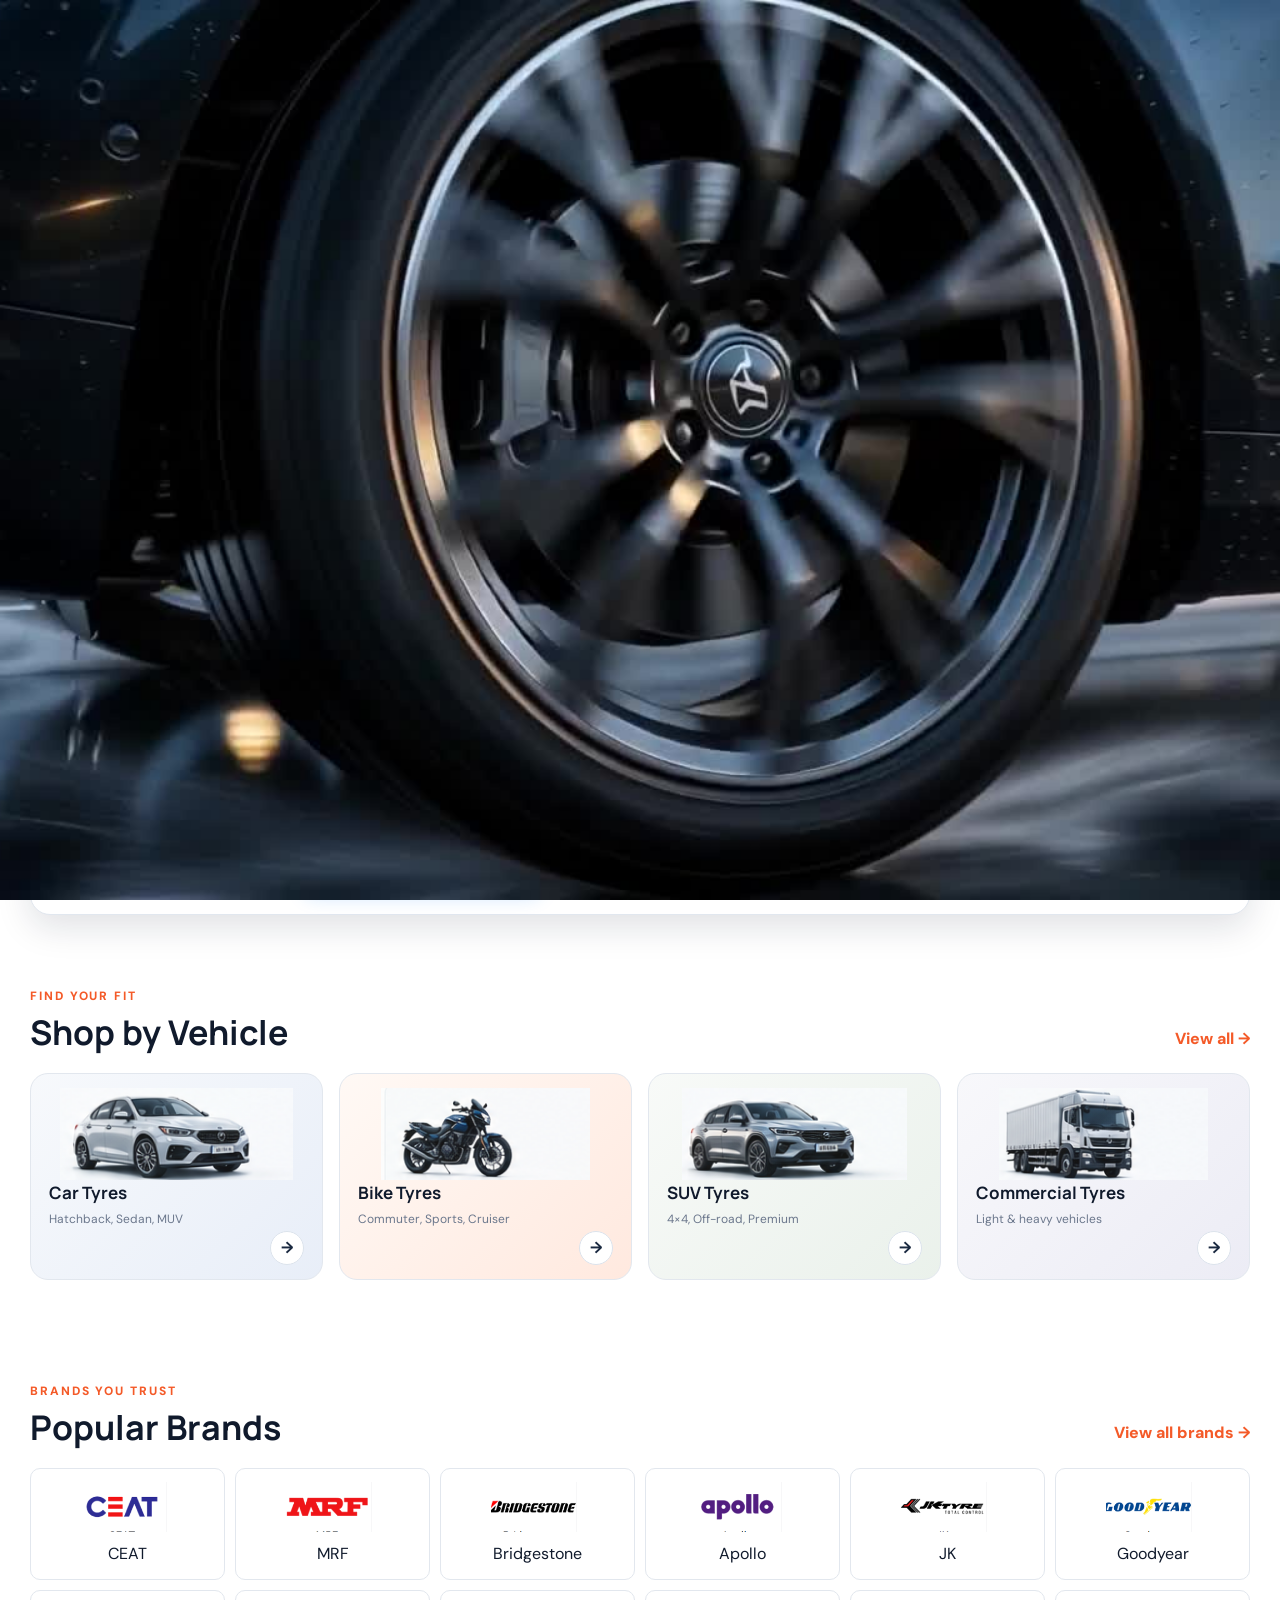
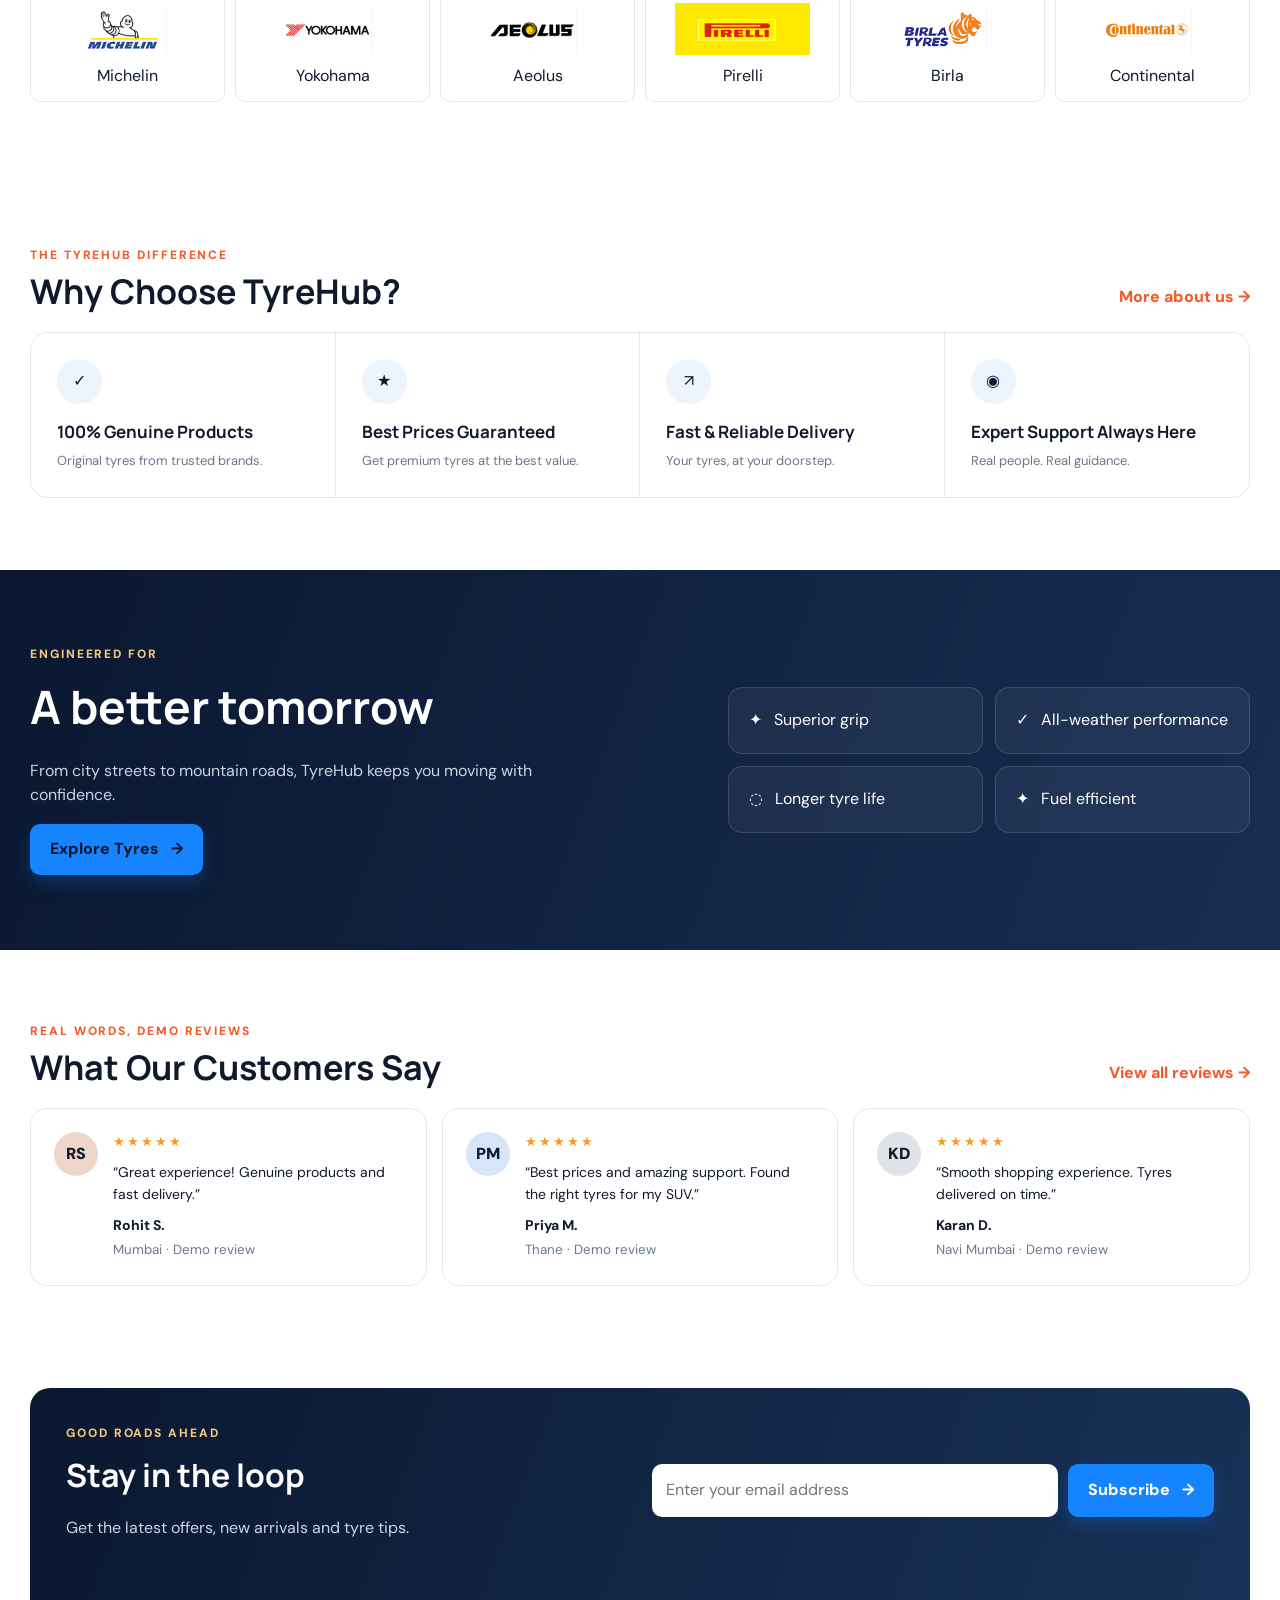
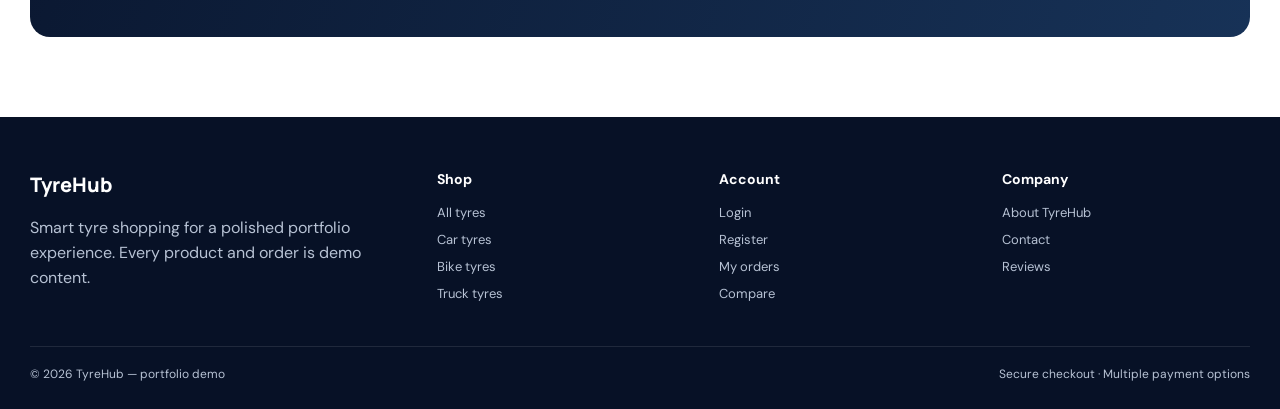
<file: index.html>
<!doctype html>
<html lang="en">
<head>
  <meta charset="UTF-8"><meta name="viewport" content="width=device-width, initial-scale=1.0">
  <meta name="description" content="TyreHub is a polished demo tyre ecommerce portfolio application.">
  <title>TyreHub — Smart Tyre Shopping</title>
  <link rel="preconnect" href="https://fonts.googleapis.com"><link rel="preconnect" href="https://fonts.gstatic.com" crossorigin>
  <link href="https://fonts.googleapis.com/css2?family=DM+Sans:wght@400;500;600;700&family=Manrope:wght@600;700;800&display=swap" rel="stylesheet">
  <link rel="stylesheet" href="css/style.css"><link rel="stylesheet" href="css/responsive.css">
</head>
<body data-page="home">
  <section id="tyrehub-intro" class="tyrehub-intro" aria-label="TyreHub introduction">
    <div class="tyrehub-intro__stage">
      <video id="tyrehub-intro-video" class="tyrehub-intro__video" autoplay muted playsinline preload="auto" poster="assets/intro/tyrehub-intro-final.jpg" aria-label="TyreHub intro animation">
        <source src="assets/intro/tyrehub-intro.mp4" type="video/mp4">
      </video>
      <button id="tyrehub-intro-tyre" class="tyrehub-intro__hotspot" type="button" aria-label="Click the tyre to enter TyreHub"></button>
      <p id="tyrehub-intro-status" class="tyrehub-intro__status" aria-live="polite"></p>
    </div>
  </section>
  <a class="skip-link" href="#main-content">Skip to content</a><div id="site-header"></div>
  <main id="main-content">
    <section class="hero" aria-labelledby="hero-title">
      <div class="hero__shade"></div><div class="container hero__content">
        <p class="eyebrow light">Better tyres <i></i> safer roads <i></i> brighter tomorrows</p>
        <h1 id="hero-title">The right tyre<br>for <span>every journey</span></h1>
        <p class="hero__lead">Performance. Safety. Comfort. All in one place.</p>
        <div class="hero__actions"><a class="button" href="#tyre-finder">Find My Tyre <b>→</b></a><a class="button button--ghost" href="shop.html">Shop All Tyres <b>→</b></a></div>
        <div class="trust-row" aria-label="TyreHub commitments">
          <div><span data-icon="shield"></span><p><b>Trusted brands</b><small>100% genuine</small></p></div>
          <div><span data-icon="truck"></span><p><b>Fast & reliable</b><small>At your doorstep</small></p></div>
          <div><span data-icon="headphones"></span><p><b>Expert support</b><small>Always here</small></p></div>
          <div><span data-icon="leaf"></span><p><b>A greener tomorrow</b><small>Drive responsible</small></p></div>
        </div>
      </div>
    </section>
    <section class="finder-wrap" id="tyre-finder" aria-labelledby="finder-title">
      <div class="finder container">
        <div class="finder__heading"><span class="wheel-mark" aria-hidden="true"></span><div><h2 id="finder-title">Find Your Perfect Tyre</h2><p>Select your vehicle and preferences to get the best recommendations.</p></div></div>
        <div class="finder-tabs" role="tablist" aria-label="Tyre finder modes">
          <button class="active" role="tab" data-finder-tab="vehicle">By Vehicle</button><button role="tab" data-finder-tab="size">By Size</button><button role="tab" data-finder-tab="brand">By Brand</button><button role="tab" data-finder-tab="budget">By Budget</button>
        </div>
        <form id="finder-form" class="finder__form">
          <label class="finder-field vehicle-field">Vehicle Type<select name="vehicle"><option value="">Any vehicle</option><option>Car</option><option>Bike</option><option>SUV</option><option>Commercial</option></select></label>
          <label class="finder-field brand-field">Brand<select name="brand"><option value="">Any brand</option><option>MRF</option><option>CEAT</option><option>Apollo</option><option>Michelin</option><option>Bridgestone</option><option>Goodyear</option><option>Yokohama</option><option>Continental</option></select></label>
          <label class="finder-field size-field">Tyre Width<input name="width" inputmode="numeric" placeholder="e.g. 205"></label>
          <label class="finder-field size-field">Profile<input name="profile" inputmode="numeric" placeholder="e.g. 55"></label>
          <label class="finder-field size-field">Rim Size<input name="rim" inputmode="numeric" placeholder="e.g. 16"></label>
          <label class="finder-field budget-field">Max Budget (₹)<input name="maxPrice" inputmode="numeric" placeholder="e.g. 9000"></label>
          <button class="button finder-submit" type="submit">Find Tyres <b>→</b></button>
        </form>
      </div>
    </section>
    <section class="section container" aria-labelledby="vehicle-heading">
      <div class="section-heading"><div><p class="eyebrow">Find your fit</p><h2 id="vehicle-heading">Shop by Vehicle</h2></div><a href="shop.html" class="text-link">View all <b>→</b></a></div>
      <div class="vehicle-grid">
        <a class="vehicle-card vehicle-card--car" href="shop.html?vehicle=Car"><div class="vehicle-icon"><img src="assets/vehicles/car.png" alt="Car"></div><div><h3>Car Tyres</h3><p>Hatchback, Sedan, MUV</p></div><b class="round-arrow">→</b></a>
        <a class="vehicle-card vehicle-card--bike" href="shop.html?vehicle=Bike"><div class="vehicle-icon"><img src="assets/vehicles/bike.png" alt="Bike"></div><div><h3>Bike Tyres</h3><p>Commuter, Sports, Cruiser</p></div><b class="round-arrow">→</b></a>
        <a class="vehicle-card vehicle-card--suv" href="shop.html?vehicle=SUV"><div class="vehicle-icon"><img src="assets/vehicles/suv.png" alt="SUV"></div><div><h3>SUV Tyres</h3><p>4×4, Off-road, Premium</p></div><b class="round-arrow">→</b></a>
        <a class="vehicle-card vehicle-card--truck" href="shop.html?vehicle=Commercial"><div class="vehicle-icon"><img src="assets/vehicles/truck.png" alt="Commercial truck"></div><div><h3>Commercial Tyres</h3><p>Light & heavy vehicles</p></div><b class="round-arrow">→</b></a>
      </div>
    </section>
    <section class="section section--compact container" aria-labelledby="brands-heading">
      <div class="section-heading"><div><p class="eyebrow">Brands you trust</p><h2 id="brands-heading">Popular Brands</h2></div><a href="shop.html" class="text-link">View all brands <b>→</b></a></div>
      <div class="brand-row" id="brand-row"></div>
    </section>
    <section class="section why-section container" aria-labelledby="why-heading">
      <div class="section-heading"><div><p class="eyebrow">The TyreHub difference</p><h2 id="why-heading">Why Choose TyreHub?</h2></div><a href="about.html" class="text-link">More about us <b>→</b></a></div>
      <div class="benefits-row">
        <article class="benefit"><span data-icon="shield"></span><h3>100% Genuine Products</h3><p>Original tyres from trusted brands.</p></article>
        <article class="benefit"><span data-icon="badge"></span><h3>Best Prices Guaranteed</h3><p>Get premium tyres at the best value.</p></article>
        <article class="benefit"><span data-icon="truck"></span><h3>Fast & Reliable Delivery</h3><p>Your tyres, at your doorstep.</p></article>
        <article class="benefit"><span data-icon="headphones"></span><h3>Expert Support Always Here</h3><p>Real people. Real guidance.</p></article>
      </div>
    </section>
    <section class="engineered"><div class="container engineered__inner"><div><p class="eyebrow light">Engineered for</p><h2>A better tomorrow</h2><p>From city streets to mountain roads, TyreHub keeps you moving with confidence.</p><a class="button button--light" href="shop.html">Explore Tyres <b>→</b></a></div><ul><li><span data-icon="spark"></span>Superior grip</li><li><span data-icon="shield"></span>All-weather performance</li><li><span data-icon="gauge"></span>Longer tyre life</li><li><span data-icon="leaf"></span>Fuel efficient</li></ul></div></section>
    <section class="section container reviews-section" aria-labelledby="review-heading">
      <div class="section-heading"><div><p class="eyebrow">Real words, demo reviews</p><h2 id="review-heading">What Our Customers Say</h2></div><a href="#review-heading" class="text-link" data-demo-toast="These are illustrative demo reviews.">View all reviews <b>→</b></a></div>
      <div class="reviews-row">
        <article class="review-card"><div class="avatar">RS</div><div><div class="stars">★★★★★</div><p>“Great experience! Genuine products and fast delivery.”</p><h3>Rohit S.</h3><small>Mumbai · Demo review</small></div></article>
        <article class="review-card"><div class="avatar avatar--blue">PM</div><div><div class="stars">★★★★★</div><p>“Best prices and amazing support. Found the right tyres for my SUV.”</p><h3>Priya M.</h3><small>Thane · Demo review</small></div></article>
        <article class="review-card"><div class="avatar avatar--dark">KD</div><div><div class="stars">★★★★★</div><p>“Smooth shopping experience. Tyres delivered on time.”</p><h3>Karan D.</h3><small>Navi Mumbai · Demo review</small></div></article>
      </div>
    </section>
    <section class="newsletter container"><div><p class="eyebrow light">Good roads ahead</p><h2>Stay in the loop</h2><p>Get the latest offers, new arrivals and tyre tips.</p></div><form id="newsletter-form"><label class="sr-only" for="newsletter-email">Email address</label><input id="newsletter-email" type="email" required placeholder="Enter your email address"><button class="button" type="submit">Subscribe <b>→</b></button></form><p id="newsletter-message" class="form-message" aria-live="polite"></p></section>
  </main><div id="site-footer"></div><div id="toast" role="status" aria-live="polite"></div>
  <script src="js/data.js"></script><script src="js/app.js"></script><script src="js/home.js"></script>
  <script src="js/intro.js"></script>
</body></html>
</file>
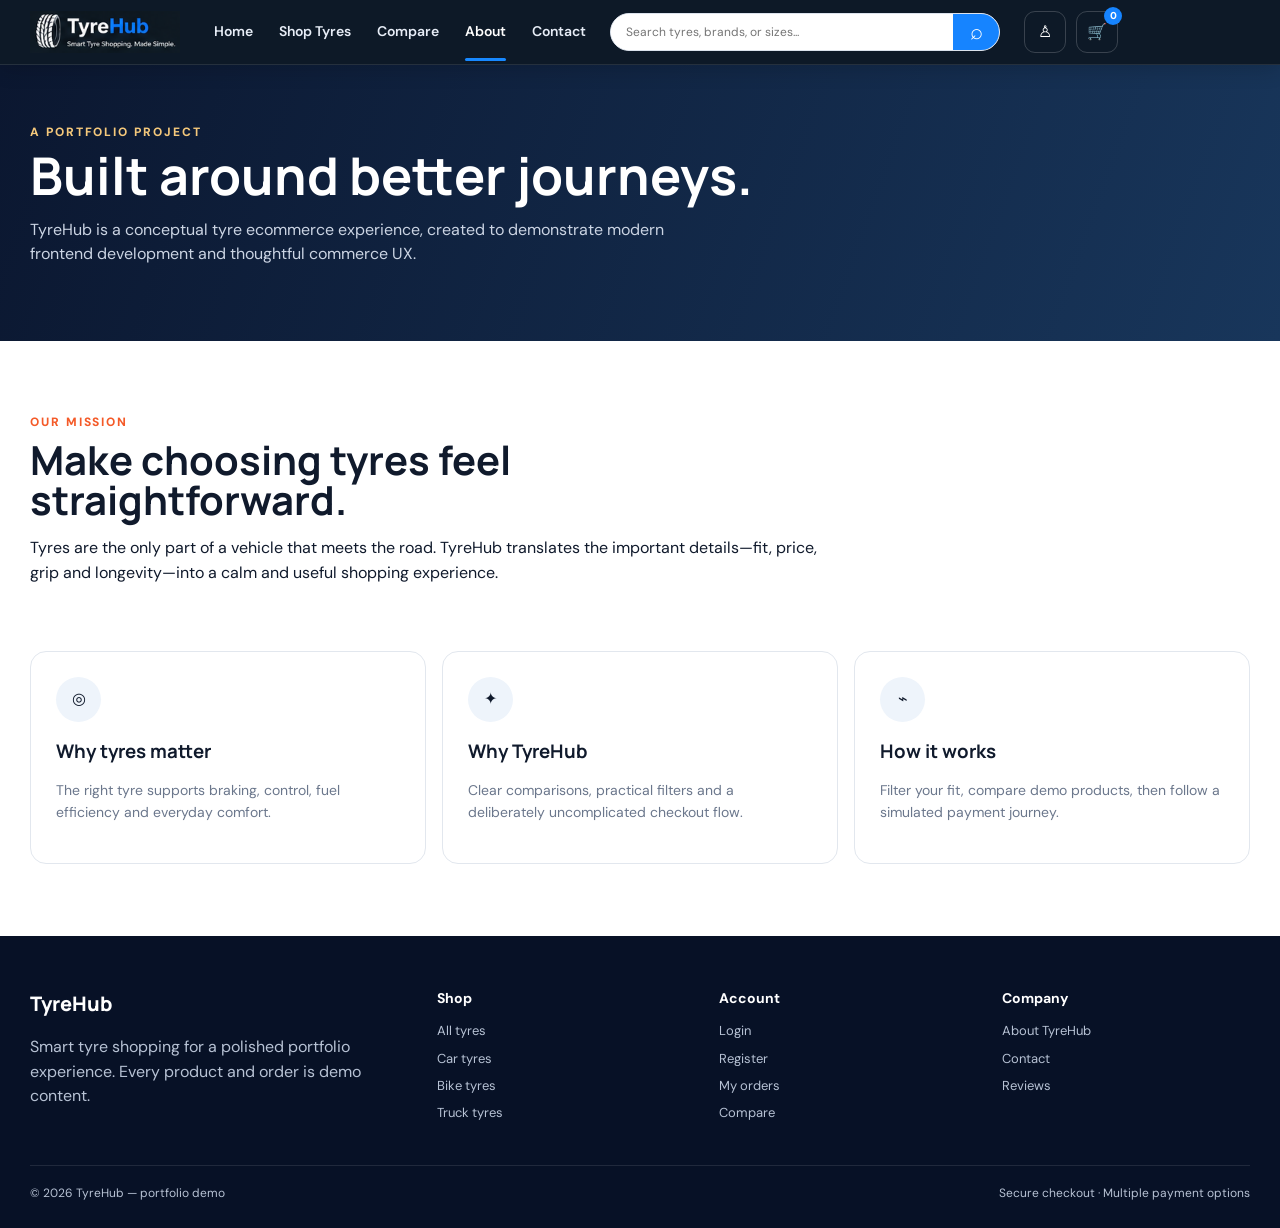
<file: about.html>
<!doctype html>
<html lang="enf">
  <head>
    <meta charset="UTF-8" />
    <meta name="viewport" content="width=device-width, initial-scale=1.0" />
    <title>About TyreHub</title>
    <link rel="preconnect" href="https://fonts.googleapis.com" />
    <link rel="preconnect" href="https://fonts.gstatic.com" crossorigin />
    <link
      href="https://fonts.googleapis.com/css2?family=DM+Sans:wght@400;500;600;700&family=Manrope:wght@600;700;800&display=swap"
      rel="stylesheet"
    />
    <link rel="stylesheet" href="css/style.css" />
    <link rel="stylesheet" href="css/responsive.css" />
  </head>
  <body data-page="about">
    <a class="skip-link" href="#main-content">Skip to content</a>
    <div id="site-header"></div>
    <main id="main-content">
      <section class="page-hero page-hero--short">
        <div class="container">
          <p class="eyebrow light">A portfolio project</p>
          <h1>Built around better journeys.</h1>
          <p>
            TyreHub is a conceptual tyre ecommerce experience, created to
            demonstrate modern frontend development and thoughtful commerce UX.
          </p>
        </div>
      </section>
      <section class="container section prose">
        <div>
          <p class="eyebrow">Our mission</p>
          <h2>Make choosing tyres feel straightforward.</h2>
          <p>
            Tyres are the only part of a vehicle that meets the road. TyreHub
            translates the important details—fit, price, grip and longevity—into
            a calm and useful shopping experience.
          </p>
        </div>
        <div class="prose-grid">
          <article>
            <span data-icon="target"></span>
            <h3>Why tyres matter</h3>
            <p>
              The right tyre supports braking, control, fuel efficiency and
              everyday comfort.
            </p>
          </article>
          <article>
            <span data-icon="spark"></span>
            <h3>Why TyreHub</h3>
            <p>
              Clear comparisons, practical filters and a deliberately
              uncomplicated checkout flow.
            </p>
          </article>
          <article>
            <span data-icon="route"></span>
            <h3>How it works</h3>
            <p>
              Filter your fit, compare demo products, then follow a simulated
              payment journey.
            </p>
          </article>
        </div>
      </section>
    </main>
    <div id="site-footer"></div>
    <script src="js/data.js"></script>
    <script src="js/app.js"></script>
  </body>
</html>
</file>
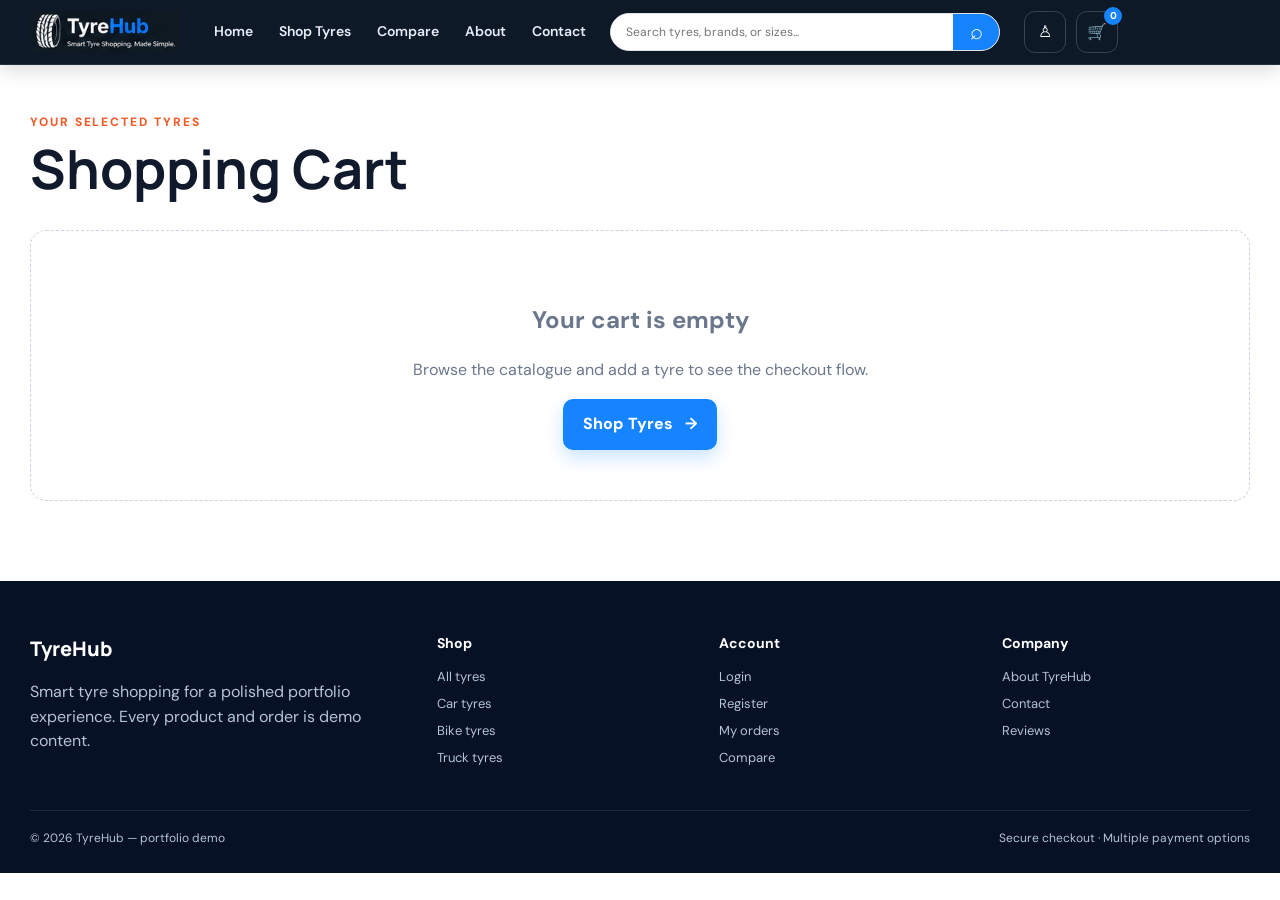
<file: cart.html>
<!doctype html>
<html lang="en">
  <head>
    <meta charset="UTF-8" />
    <meta name="viewport" content="width=device-width, initial-scale=1.0" />
    <title>Your Cart — TyreHub</title>
    <link rel="preconnect" href="https://fonts.googleapis.com" />
    <link rel="preconnect" href="https://fonts.gstatic.com" crossorigin />
    <link
      href="https://fonts.googleapis.com/css2?family=DM+Sans:wght@400;500;600;700&family=Manrope:wght@600;700;800&display=swap"
      rel="stylesheet"
    />
    <link rel="stylesheet" href="css/style.css" />
    <link rel="stylesheet" href="css/responsive.css" />
  </head>
  <body data-page="cart">
    <a class="skip-link" href="#main-content">Skip to content</a>
    <div id="site-header"></div>
    <main id="main-content" class="page container">
      <div class="page-title">
        <p class="eyebrow">Your selected tyres</p>
        <h1>Shopping Cart</h1>
      </div>
      <div id="cart-content"></div>
    </main>
    <div id="site-footer"></div>
    <div id="toast" role="status" aria-live="polite"></div>
    <script src="js/data.js"></script>
    <script src="js/app.js"></script>
    <script src="js/cart.js"></script>
  </body>
</html>
</file>
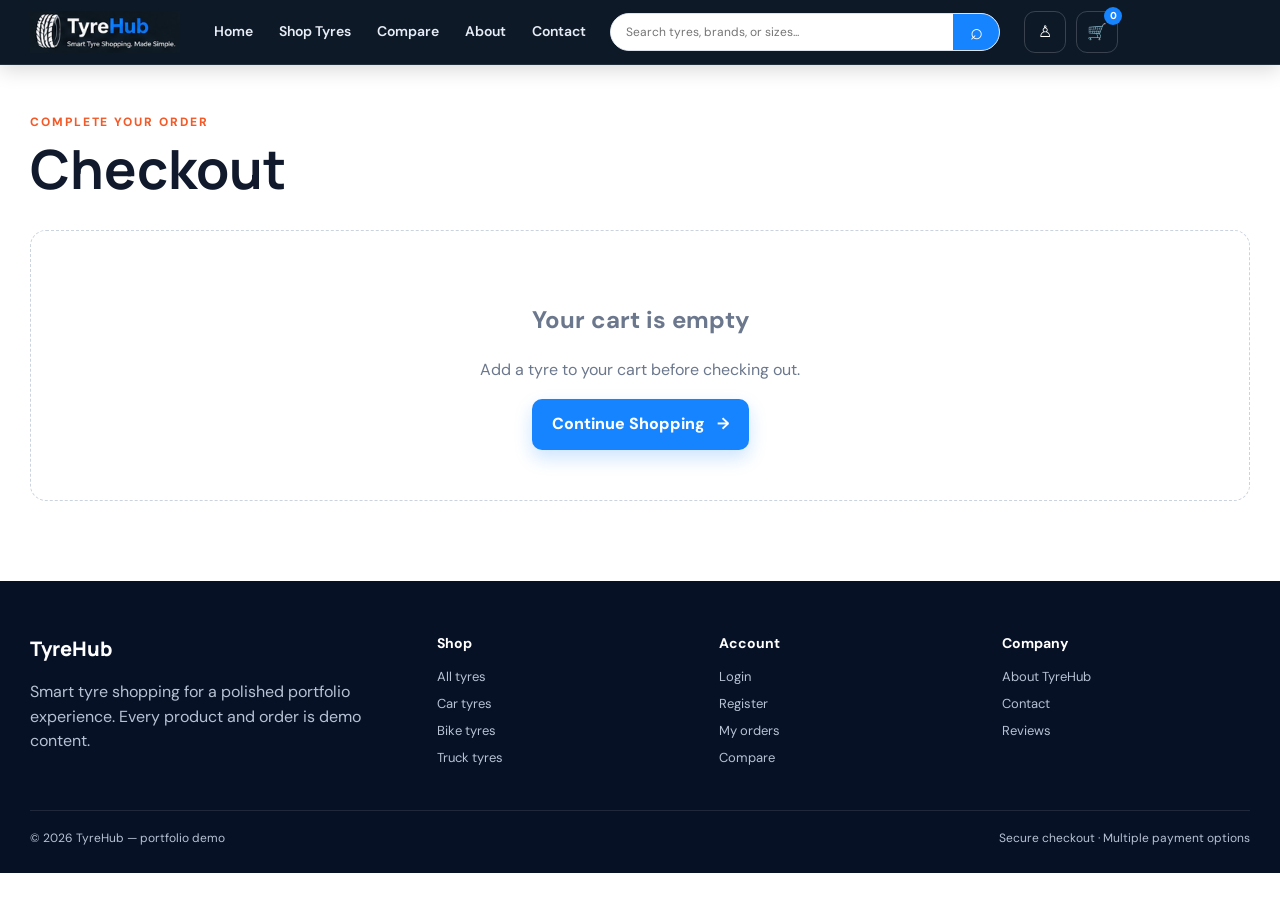
<file: checkout.html>
<!doctype html>
<html lang="en">
  <head>
    <meta charset="UTF-8" />
    <meta name="viewport" content="width=device-width, initial-scale=1.0" />
    <title>Checkout — TyreHub</title>
    <link rel="preconnect" href="https://fonts.googleapis.com" />
    <link rel="preconnect" href="https://fonts.gstatic.com" crossorigin />
    <link
      href="https://fonts.googleapis.com/css2?family=DM+Sans:wght@400;500;600;700&family=Manrope:wght@600;700;800&display=swap"
      rel="stylesheet"
    />
    <link rel="stylesheet" href="css/style.css" />
    <link rel="stylesheet" href="css/responsive.css" />
  </head>
  <body data-page="checkout">
    <a class="skip-link" href="#main-content">Skip to content</a>
    <div id="site-header"></div>
    <main id="main-content" class="page container">
      <div class="page-title">
        <p class="eyebrow">Complete your order</p>
        <h1>Checkout</h1>
      </div>
      <div id="checkout-content"></div>
    </main>
    <div id="site-footer"></div>
    <div id="toast" role="status" aria-live="polite"></div>
    <script src="js/data.js"></script>
    <script src="js/app.js"></script>
    <script src="js/cart.js"></script>
    <script src="js/checkout.js"></script>
  </body>
</html>
</file>
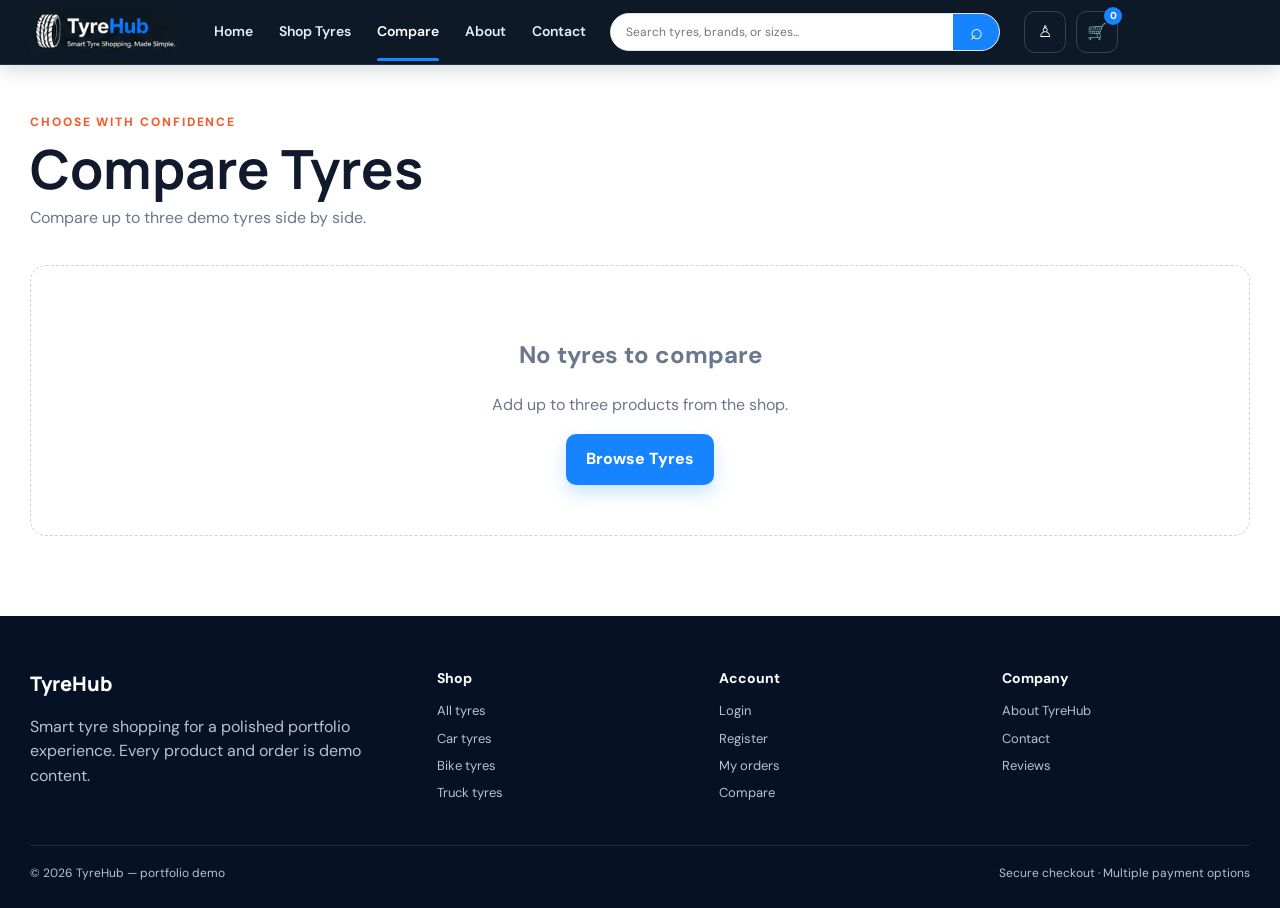
<file: compare.html>
<!doctype html>
<html lang="en">
  <head>
    <meta charset="UTF-8" />
    <meta name="viewport" content="width=device-width, initial-scale=1.0" />
    <title>Compare Tyres — TyreHub</title>
    <link rel="preconnect" href="https://fonts.googleapis.com" />
    <link rel="preconnect" href="https://fonts.gstatic.com" crossorigin />
    <link
      href="https://fonts.googleapis.com/css2?family=DM+Sans:wght@400;500;600;700&family=Manrope:wght@600;700;800&display=swap"
      rel="stylesheet"
    />
    <link rel="stylesheet" href="css/style.css" />
    <link rel="stylesheet" href="css/responsive.css" />
  </head>
  <body data-page="compare">
    <a class="skip-link" href="#main-content">Skip to content</a>
    <div id="site-header"></div>
    <main id="main-content" class="page container">
      <div class="page-title">
        <p class="eyebrow">Choose with confidence</p>
        <h1>Compare Tyres</h1>
        <p>Compare up to three demo tyres side by side.</p>
      </div>
      <div id="compare-content"></div>
    </main>
    <div id="site-footer"></div>
    <div id="toast" role="status" aria-live="polite"></div>
    <script src="js/data.js"></script>
    <script src="js/app.js"></script>
    <script src="js/compare.js"></script>
  </body>
</html>
</file>
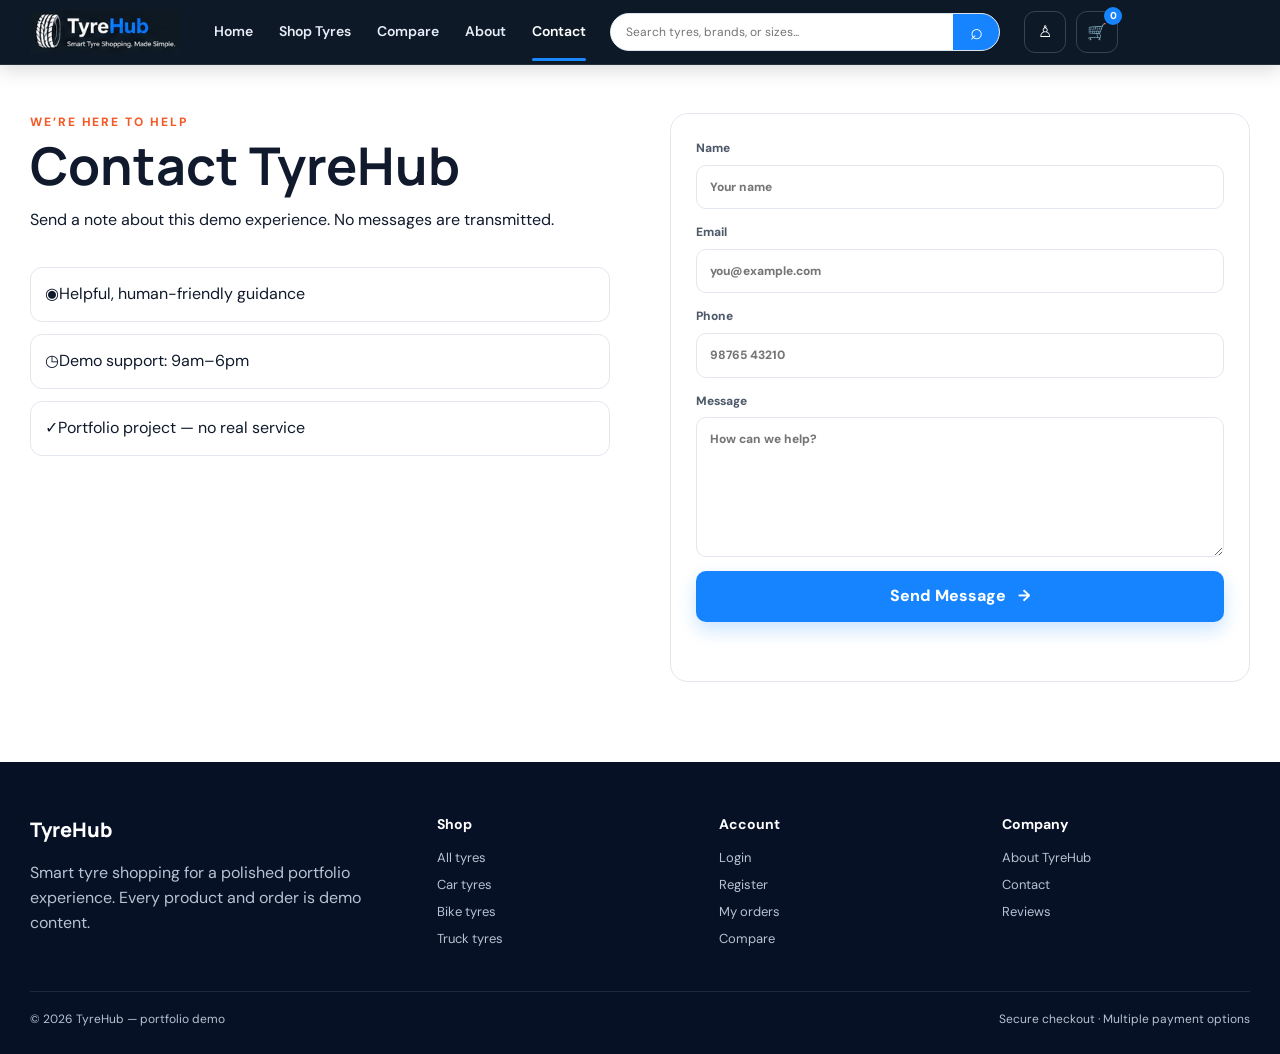
<file: contact.html>
<!doctype html>
<html lang="en">
  <head>
    <meta charset="UTF-8" />
    <meta name="viewport" content="width=device-width, initial-scale=1.0" />
    <title>Contact TyreHub</title>
    <link rel="preconnect" href="https://fonts.googleapis.com" />
    <link rel="preconnect" href="https://fonts.gstatic.com" crossorigin />
    <link
      href="https://fonts.googleapis.com/css2?family=DM+Sans:wght@400;500;600;700&family=Manrope:wght@600;700;800&display=swap"
      rel="stylesheet"
    />
    <link rel="stylesheet" href="css/style.css" />
    <link rel="stylesheet" href="css/responsive.css" />
  </head>
  <body data-page="contact">
    <a class="skip-link" href="#main-content">Skip to content</a>
    <div id="site-header"></div>
    <main id="main-content" class="page container">
      <div class="contact-layout">
        <section>
          <p class="eyebrow">We’re here to help</p>
          <h1>Contact TyreHub</h1>
          <p>
            Send a note about this demo experience. No messages are transmitted.
          </p>
          <div class="contact-points">
            <p>
              <span data-icon="headphones"></span>Helpful, human-friendly
              guidance
            </p>
            <p><span data-icon="clock"></span>Demo support: 9am–6pm</p>
            <p>
              <span data-icon="shield"></span>Portfolio project — no real
              service
            </p>
          </div>
        </section>
        <form id="contact-form" class="contact-form">
          <label
            >Name<input name="name" required placeholder="Your name" /></label
          ><label
            >Email<input
              name="email"
              type="email"
              required
              placeholder="you@example.com" /></label
          ><label
            >Phone<input
              name="phone"
              required
              pattern="[0-9+ -]{7,}"
              placeholder="98765 43210" /></label
          ><label
            >Message<textarea
              name="message"
              required
              minlength="10"
              placeholder="How can we help?"
            ></textarea></label
          ><button class="button" type="submit">Send Message <b>→</b></button>
          <p id="contact-message" class="form-message" aria-live="polite"></p>
        </form>
      </div>
    </main>
    <div id="site-footer"></div>
    <script src="js/data.js"></script>
    <script src="js/app.js"></script>
    <script src="js/auth.js"></script>
  </body>
</html>
</file>
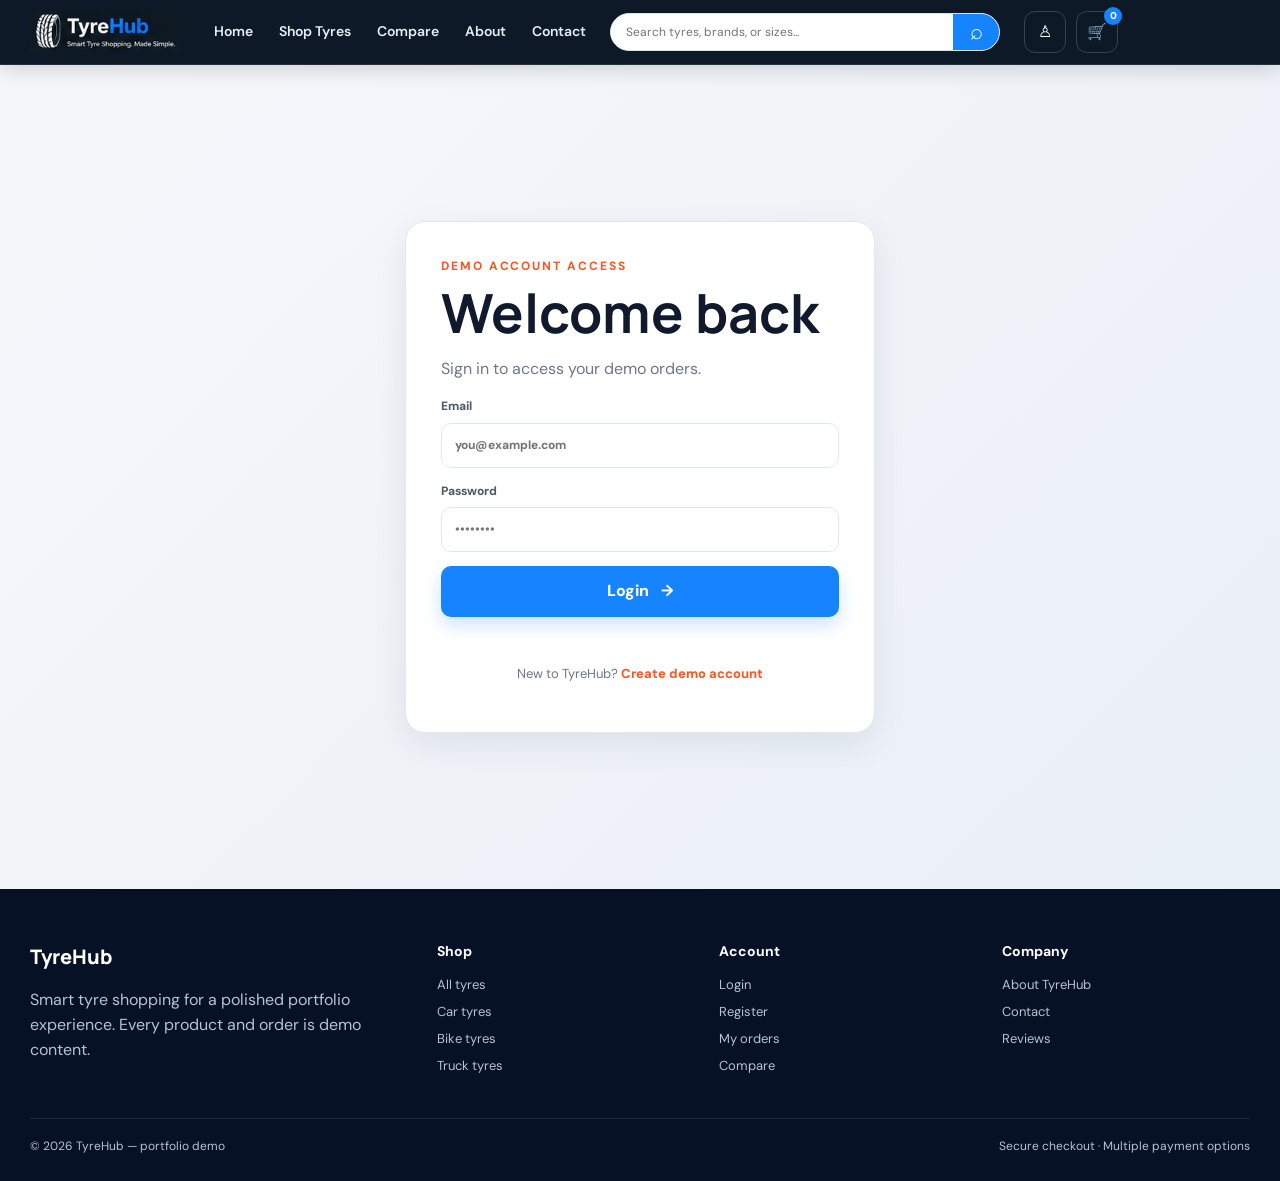
<file: login.html>
<!doctype html>
<html lang="en">
  <head>
    <meta charset="UTF-8" />
    <meta name="viewport" content="width=device-width, initial-scale=1.0" />
    <title>Login — TyreHub</title>
    <link rel="preconnect" href="https://fonts.googleapis.com" />
    <link rel="preconnect" href="https://fonts.gstatic.com" crossorigin />
    <link
      href="https://fonts.googleapis.com/css2?family=DM+Sans:wght@400;500;600;700&family=Manrope:wght@600;700;800&display=swap"
      rel="stylesheet"
    />
    <link rel="stylesheet" href="css/style.css" />
    <link rel="stylesheet" href="css/responsive.css" />
  </head>
  <body data-page="login">
    <div id="site-header"></div>
    <main class="auth-page" id="main-content">
      <section class="auth-card">
        <p class="eyebrow">Demo account access</p>
        <h1>Welcome back</h1>
        <p>Sign in to access your demo orders.</p>
        <form id="login-form" class="form-grid">
          <label
            >Email<input
              name="email"
              type="email"
              required
              autocomplete="email"
              placeholder="you@example.com" /></label
          ><label
            >Password<input
              name="password"
              type="password"
              required
              minlength="6"
              autocomplete="current-password"
              placeholder="••••••••" /></label
          ><button class="button" type="submit">Login <b>→</b></button>
          <p id="auth-message" class="form-message" aria-live="polite"></p>
        </form>
        <p class="auth-switch">
          New to TyreHub? <a href="register.html">Create demo account</a>
        </p>
      </section>
    </main>
    <div id="site-footer"></div>
    <script src="js/data.js"></script>
    <script src="js/app.js"></script>
    <script src="js/auth.js"></script>
  </body>
</html>
</file>
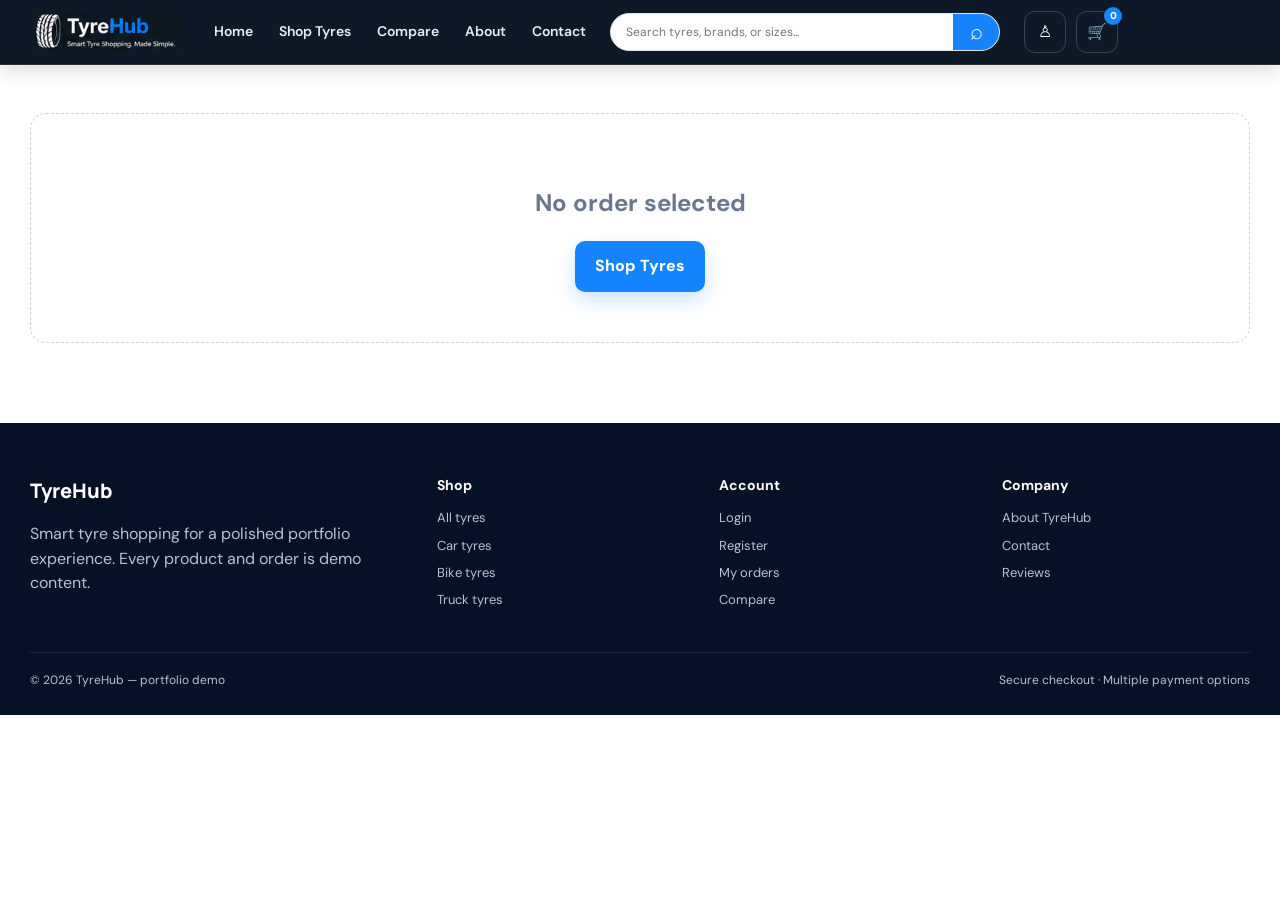
<file: order-success.html>
<!doctype html>
<html lang="en">
  <head>
    <meta charset="UTF-8" />
    <meta name="viewport" content="width=device-width, initial-scale=1.0" />
    <title>Order Placed — TyreHub</title>
    <link rel="preconnect" href="https://fonts.googleapis.com" />
    <link rel="preconnect" href="https://fonts.gstatic.com" crossorigin />
    <link
      href="https://fonts.googleapis.com/css2?family=DM+Sans:wght@400;500;600;700&family=Manrope:wght@600;700;800&display=swap"
      rel="stylesheet"
    />
    <link rel="stylesheet" href="css/style.css" />
    <link rel="stylesheet" href="css/responsive.css" />
  </head>
  <body data-page="success">
    <div id="site-header"></div>
    <main class="page container" id="main-content">
      <div id="order-success"></div>
    </main>
    <div id="site-footer"></div>
    <script src="js/data.js"></script>
    <script src="js/app.js"></script>
    <script src="js/orders.js"></script>
  </body>
</html>
</file>
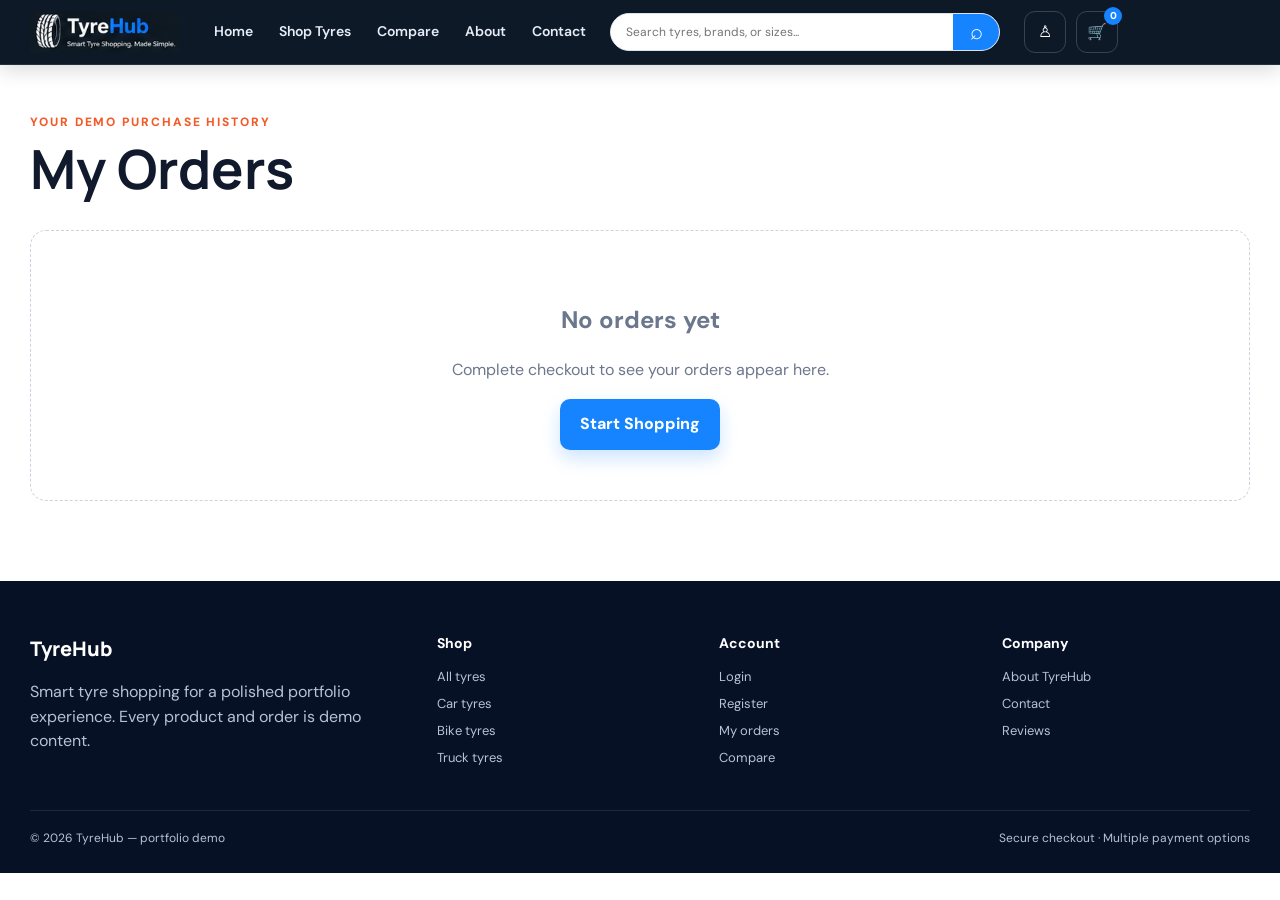
<file: orders.html>
<!doctype html>
<html lang="en">
  <head>
    <meta charset="UTF-8" />
    <meta name="viewport" content="width=device-width, initial-scale=1.0" />
    <title>Your Orders — TyreHub</title>
    <link rel="preconnect" href="https://fonts.googleapis.com" />
    <link rel="preconnect" href="https://fonts.gstatic.com" crossorigin />
    <link
      href="https://fonts.googleapis.com/css2?family=DM+Sans:wght@400;500;600;700&family=Manrope:wght@600;700;800&display=swap"
      rel="stylesheet"
    />
    <link rel="stylesheet" href="css/style.css" />
    <link rel="stylesheet" href="css/responsive.css" />
  </head>
  <body data-page="orders">
    <a class="skip-link" href="#main-content">Skip to content</a>
    <div id="site-header"></div>
    <main id="main-content" class="page container">
      <div class="page-title">
        <p class="eyebrow">Your demo purchase history</p>
        <h1>My Orders</h1>
      </div>
      <div id="orders-list"></div>
    </main>
    <div id="site-footer"></div>
    <script src="js/data.js"></script>
    <script src="js/app.js"></script>
    <script src="js/orders.js"></script>
  </body>
</html>
</file>
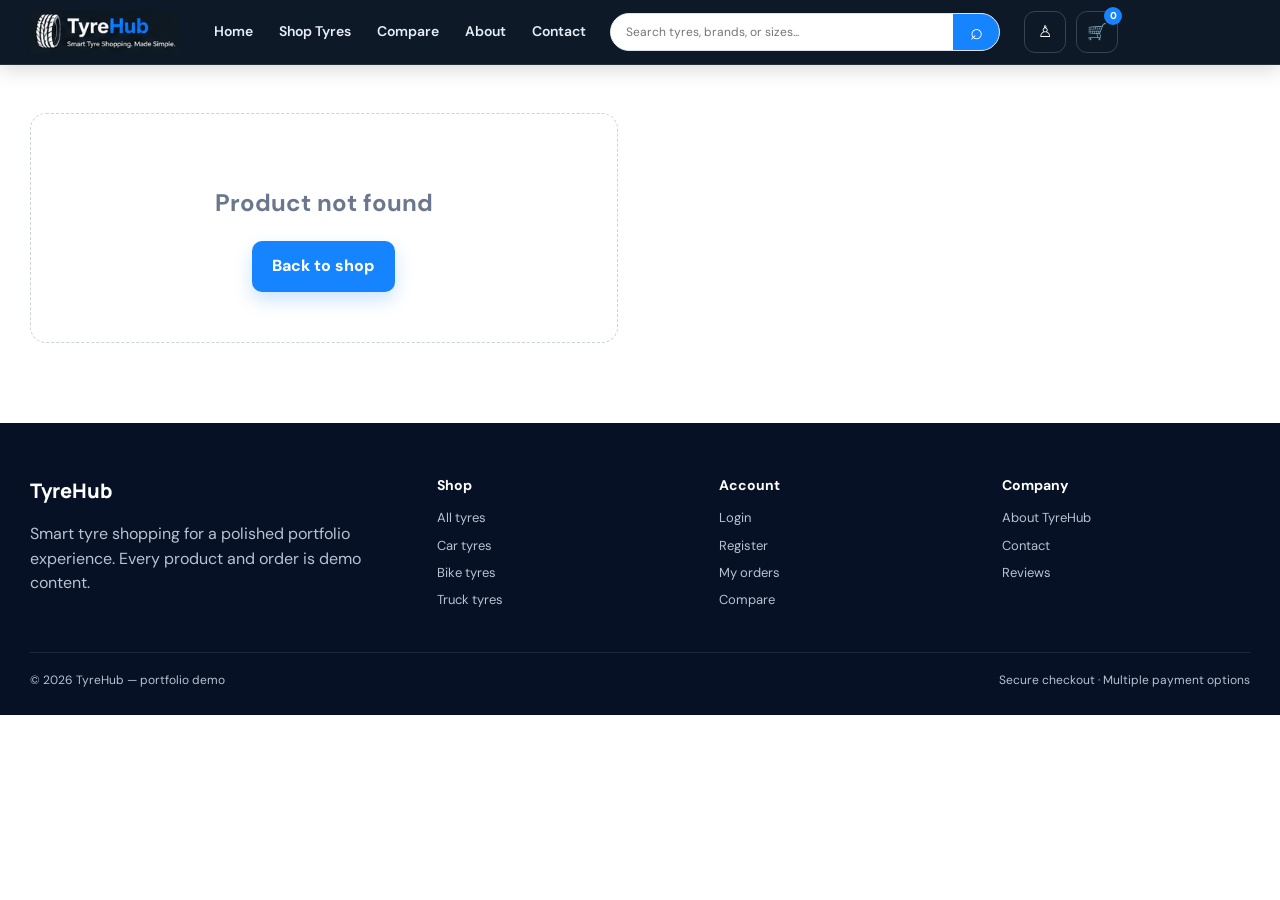
<file: product.html>
<!doctype html>
<html lang="en">
  <head>
    <meta charset="UTF-8" />
    <meta name="viewport" content="width=device-width, initial-scale=1.0" />
    <meta name="description" content="TyreHub demo tyre product details." />
    <title>Tyre Details — TyreHub</title>
    <link rel="preconnect" href="https://fonts.googleapis.com" />
    <link rel="preconnect" href="https://fonts.gstatic.com" crossorigin />
    <link
      href="https://fonts.googleapis.com/css2?family=DM+Sans:wght@400;500;600;700&family=Manrope:wght@600;700;800&display=swap"
      rel="stylesheet"
    />
    <link rel="stylesheet" href="css/style.css" />
    <link rel="stylesheet" href="css/responsive.css" />
  </head>
  <body data-page="product">
    <a class="skip-link" href="#main-content">Skip to content</a>
    <div id="site-header"></div>
    <main id="main-content" class="page container">
      <div id="product-detail" class="product-detail">
        <p class="loading">Loading product...</p>
      </div>
    </main>
    <div id="site-footer"></div>
    <div id="toast" role="status" aria-live="polite"></div>
    <script src="js/data.js"></script>
    <script src="js/app.js"></script>
    <script src="js/product.js"></script>
  </body>
</html>
</file>
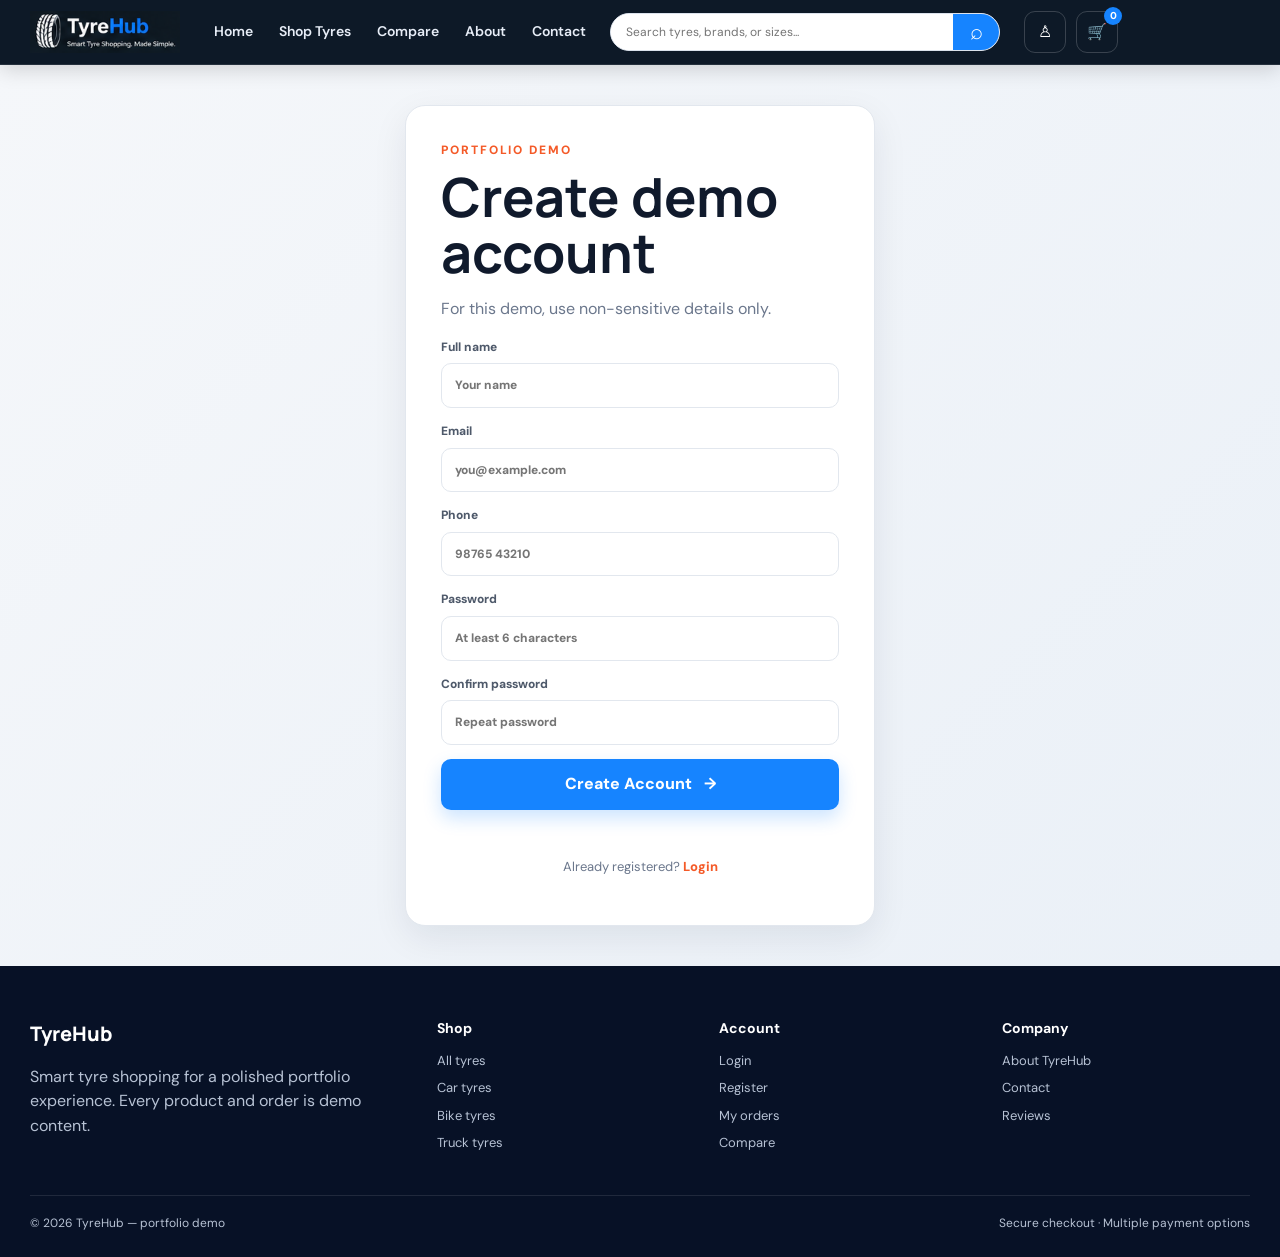
<file: register.html>
<!doctype html>
<html lang="en">
  <head>
    <meta charset="UTF-8" />
    <meta name="viewport" content="width=device-width, initial-scale=1.0" />
    <title>Create Account — TyreHub</title>
    <link rel="preconnect" href="https://fonts.googleapis.com" />
    <link rel="preconnect" href="https://fonts.gstatic.com" crossorigin />
    <link
      href="https://fonts.googleapis.com/css2?family=DM+Sans:wght@400;500;600;700&family=Manrope:wght@600;700;800&display=swap"
      rel="stylesheet"
    />
    <link rel="stylesheet" href="css/style.css" />
    <link rel="stylesheet" href="css/responsive.css" />
  </head>
  <body data-page="register">
    <div id="site-header"></div>
    <main class="auth-page" id="main-content">
      <section class="auth-card">
        <p class="eyebrow">Portfolio demo</p>
        <h1>Create demo account</h1>
        <p>For this demo, use non-sensitive details only.</p>
        <form id="register-form" class="form-grid">
          <label
            >Full name<input
              name="name"
              required
              autocomplete="name"
              placeholder="Your name" /></label
          ><label
            >Email<input
              name="email"
              type="email"
              required
              autocomplete="email"
              placeholder="you@example.com" /></label
          ><label
            >Phone<input
              name="phone"
              required
              inputmode="tel"
              pattern="[0-9+ -]{7,}"
              placeholder="98765 43210" /></label
          ><label
            >Password<input
              name="password"
              type="password"
              required
              minlength="6"
              autocomplete="new-password"
              placeholder="At least 6 characters" /></label
          ><label
            >Confirm password<input
              name="confirm"
              type="password"
              required
              minlength="6"
              autocomplete="new-password"
              placeholder="Repeat password" /></label
          ><button class="button" type="submit">Create Account <b>→</b></button>
          <p id="auth-message" class="form-message" aria-live="polite"></p>
        </form>
        <p class="auth-switch">
          Already registered? <a href="login.html">Login</a>
        </p>
      </section>
    </main>
    <div id="site-footer"></div>
    <script src="js/data.js"></script>
    <script src="js/app.js"></script>
    <script src="js/auth.js"></script>
  </body>
</html>
</file>
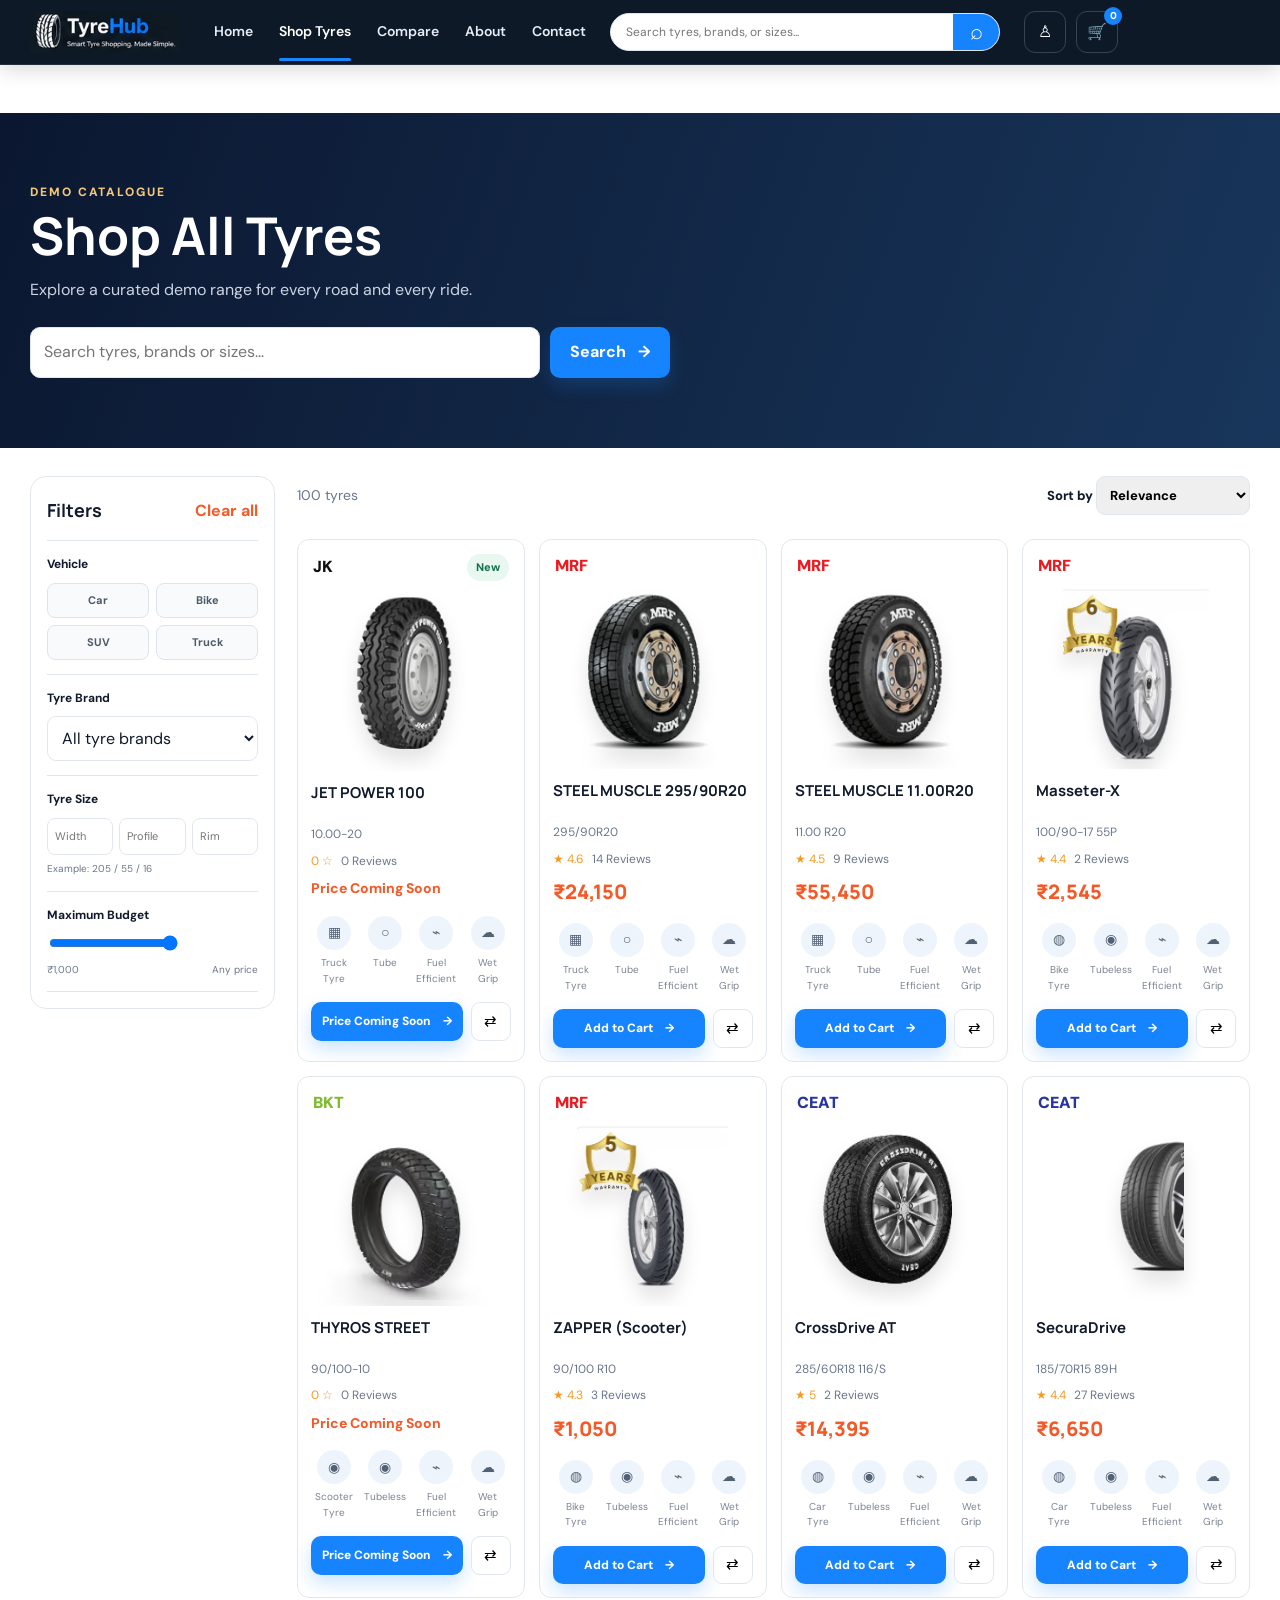
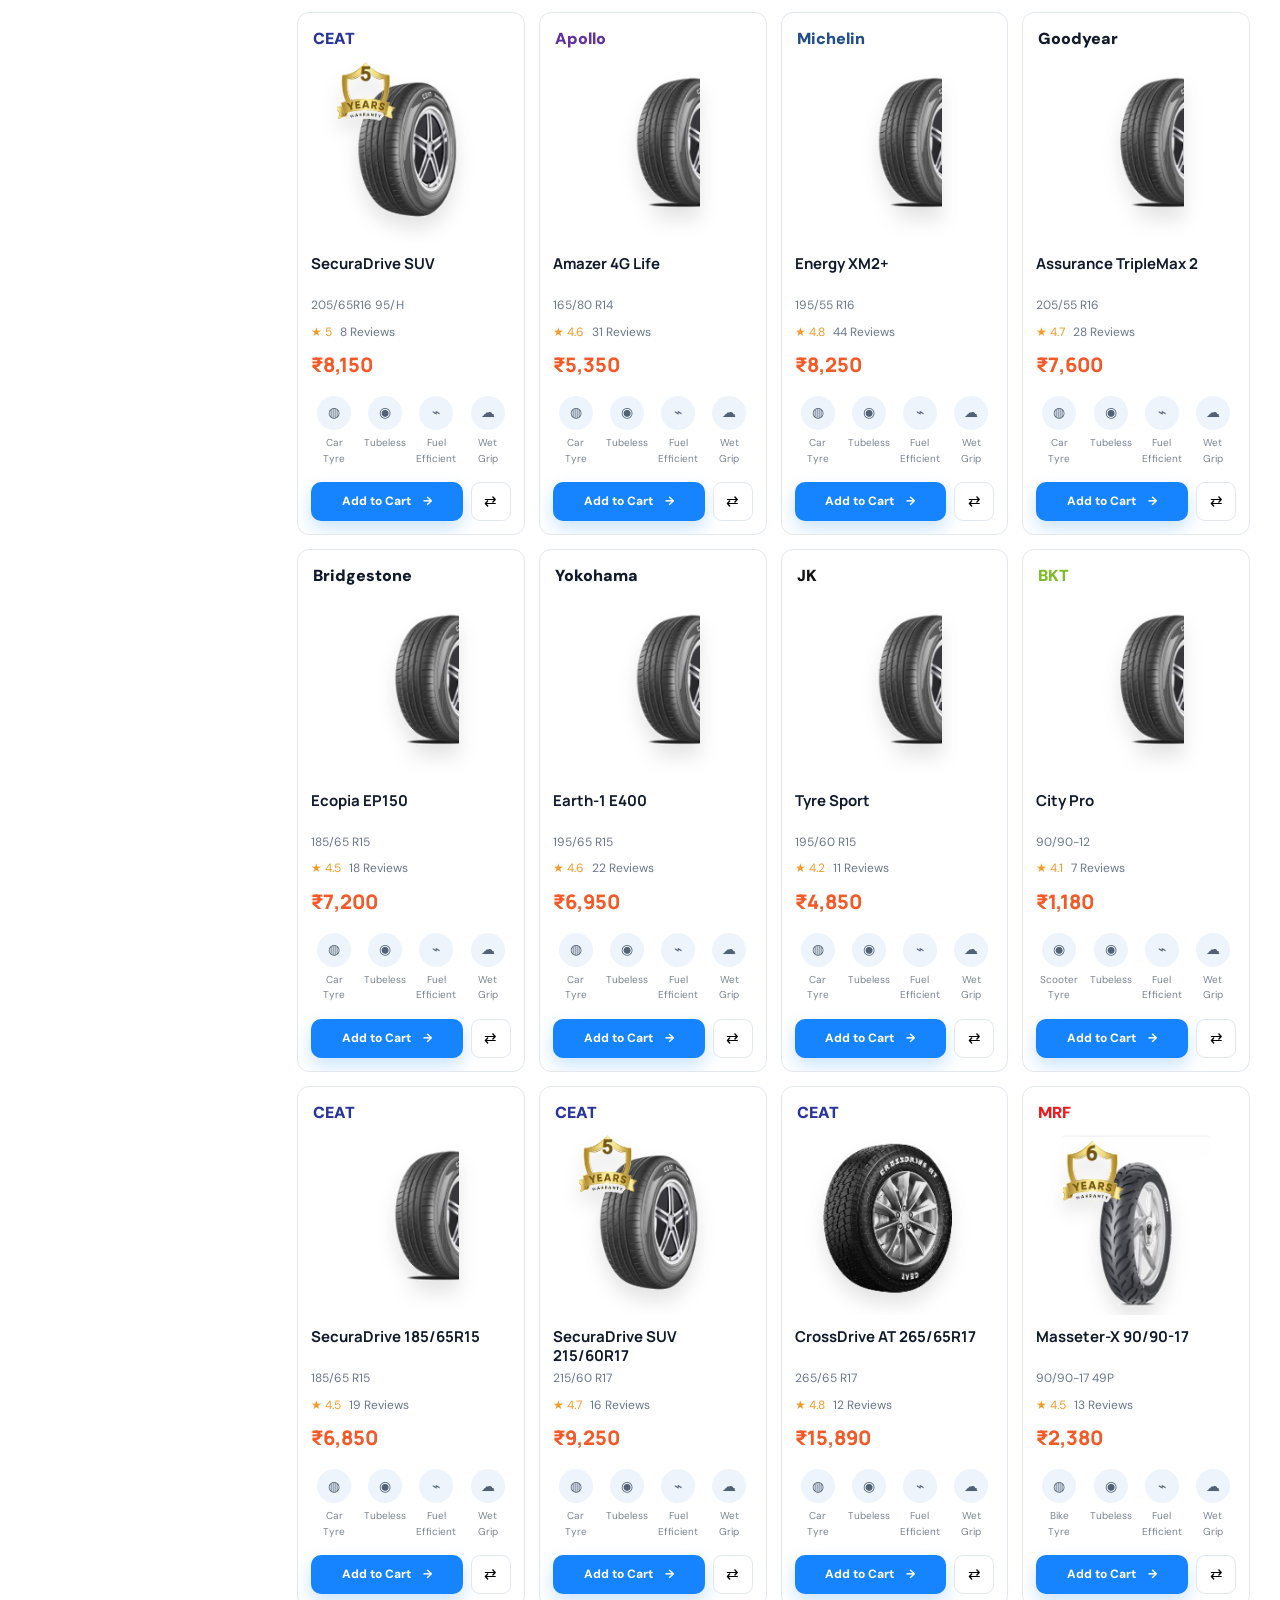
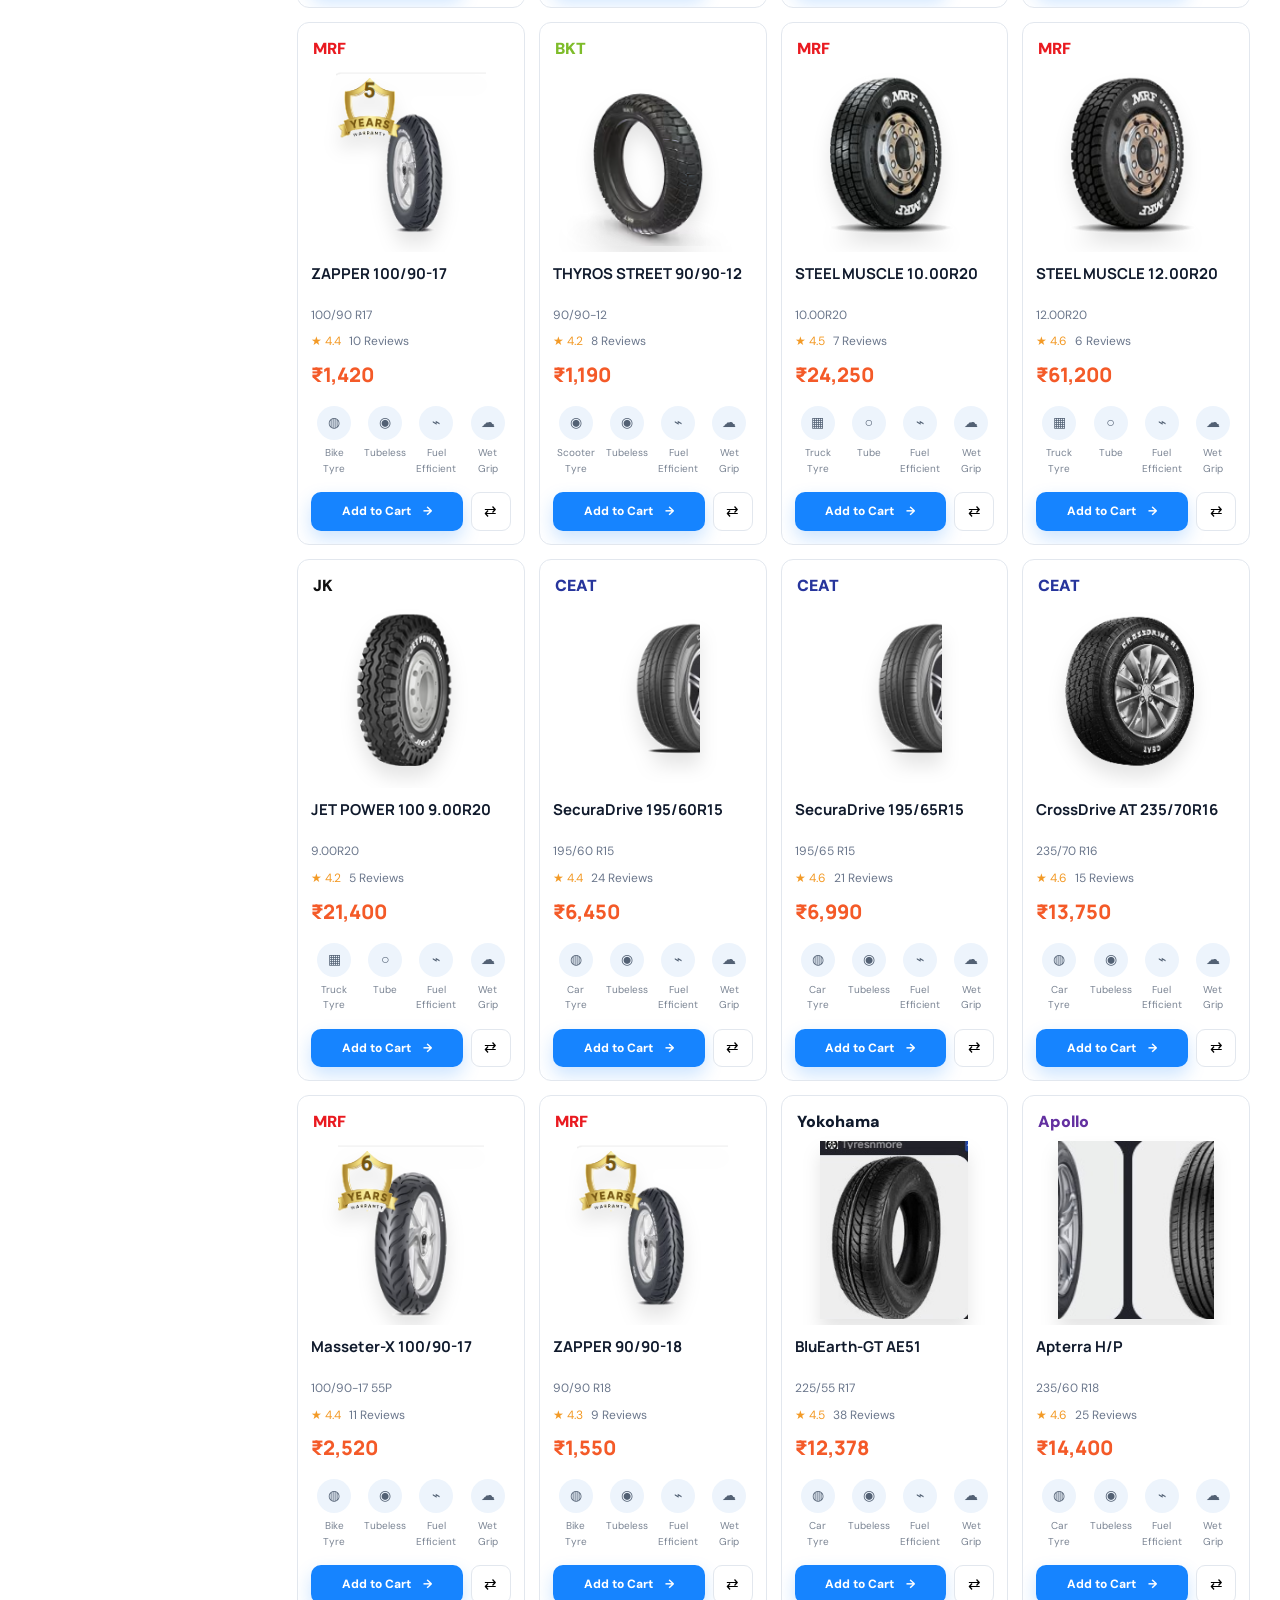
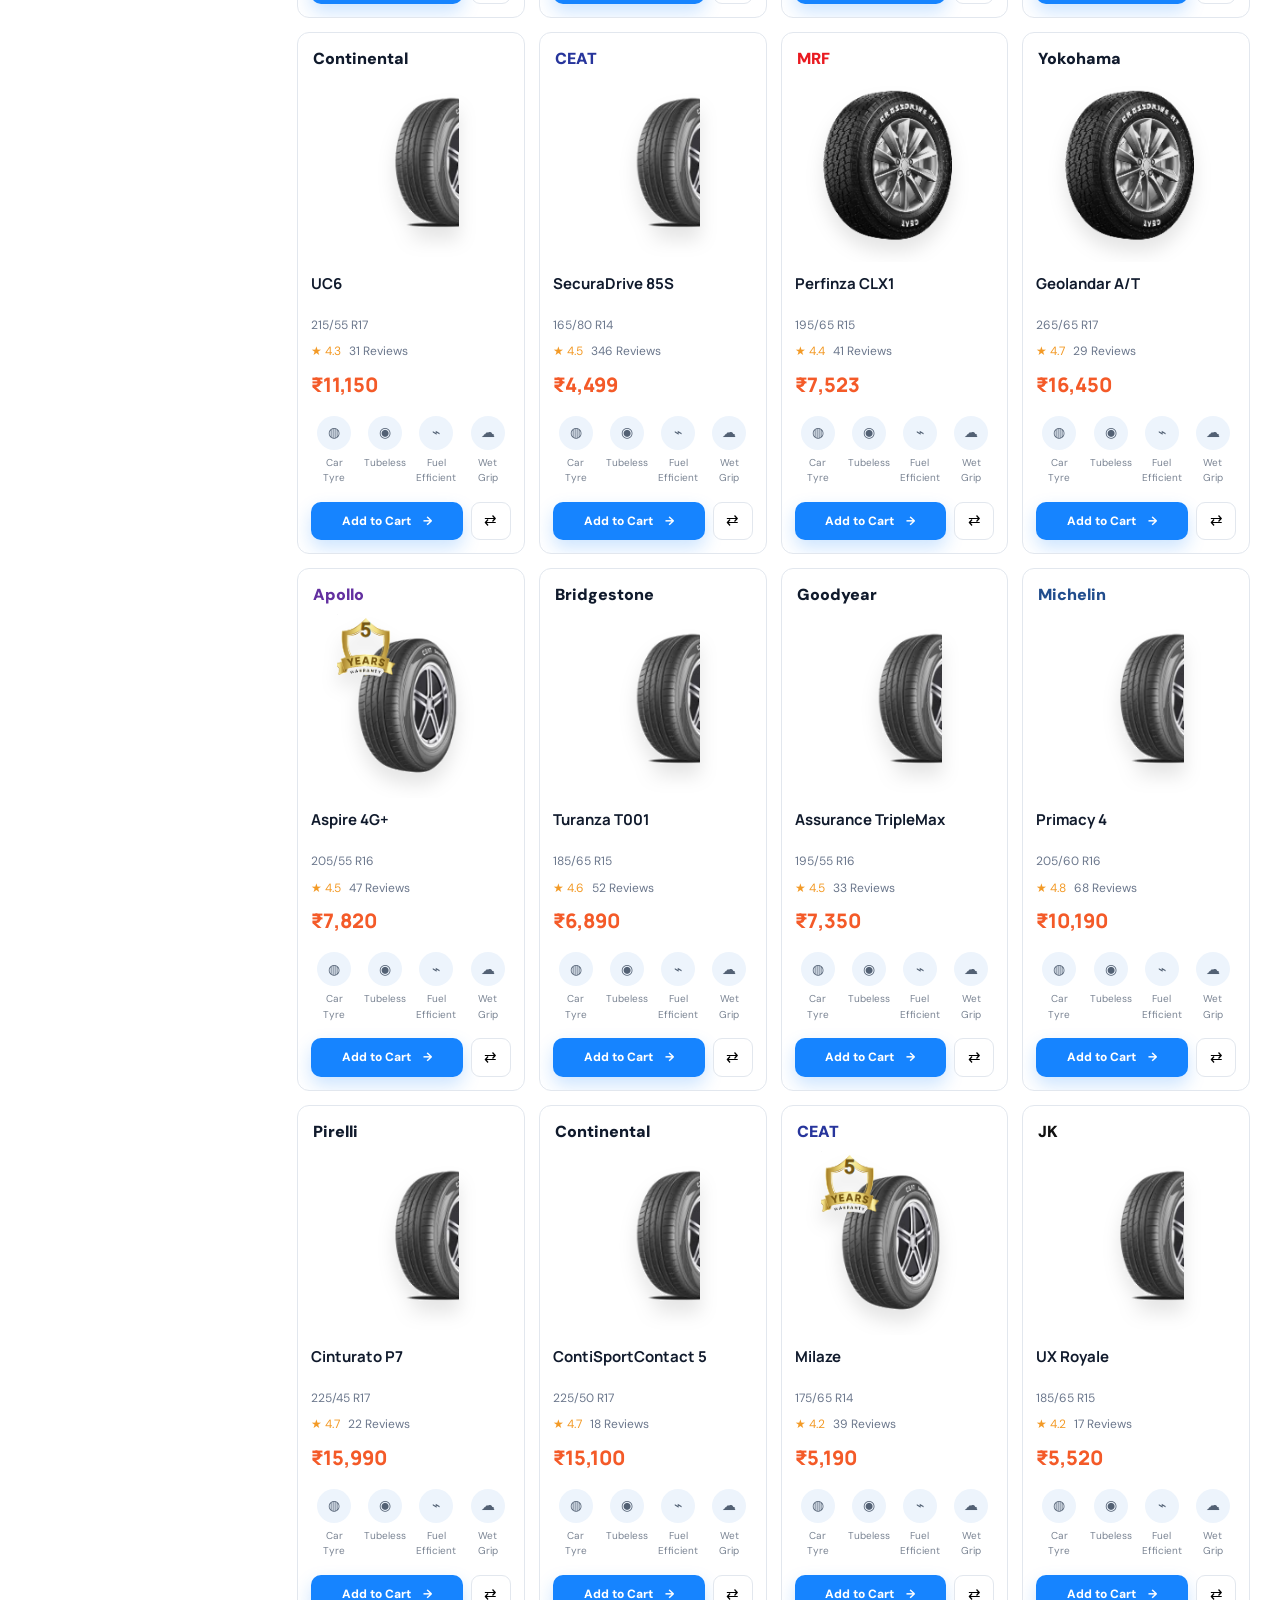
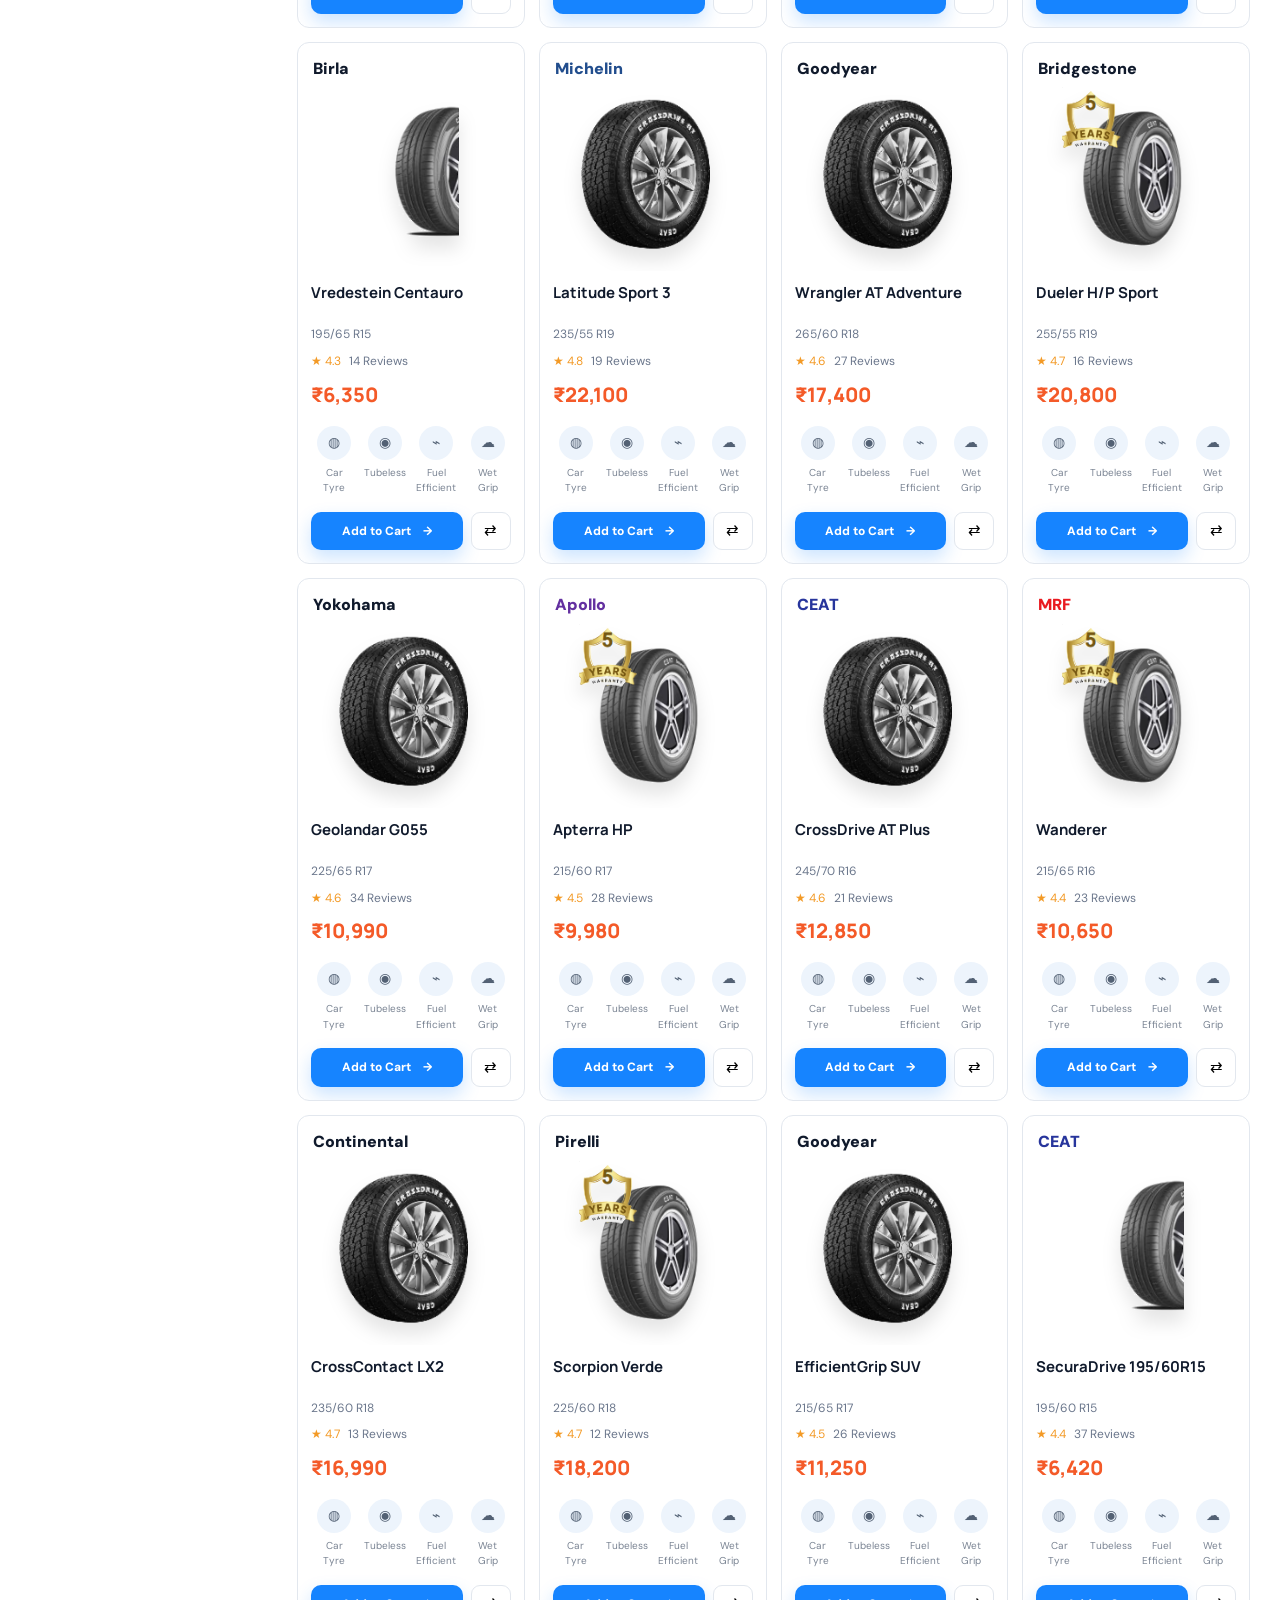
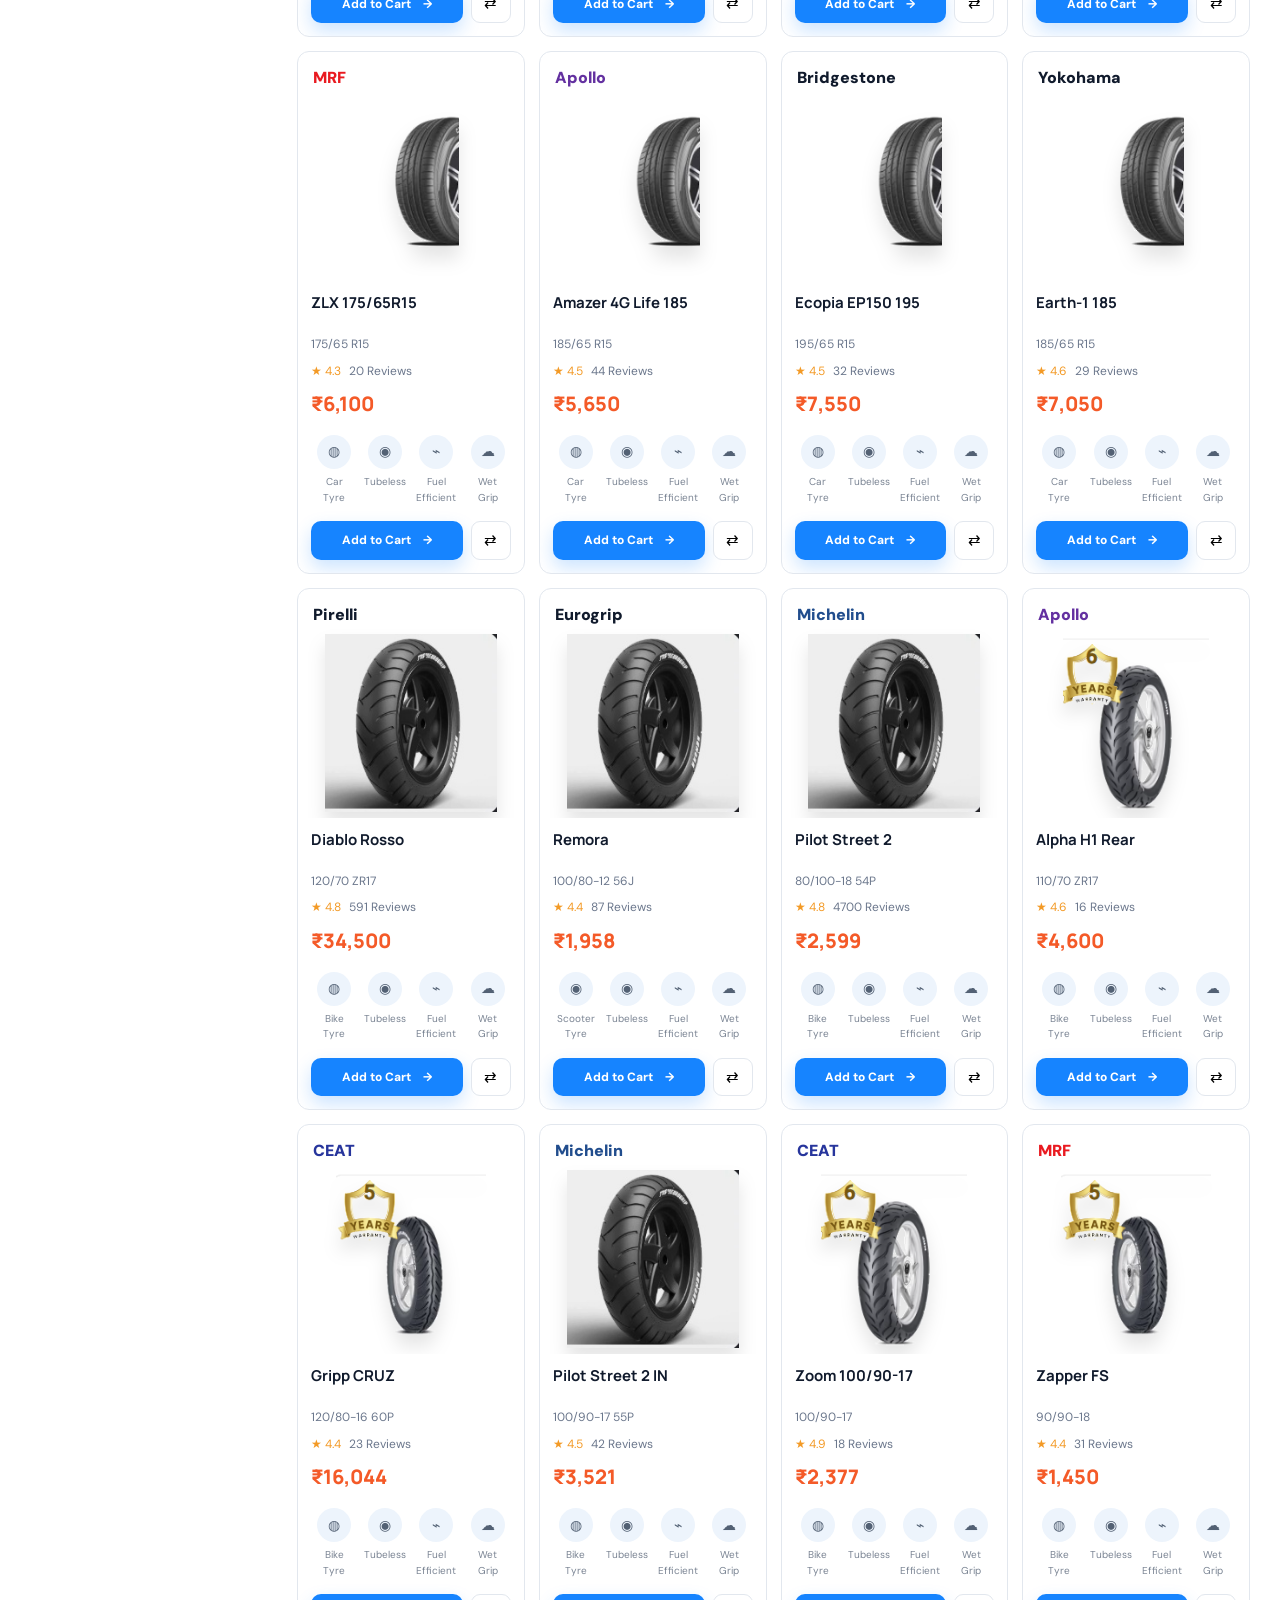
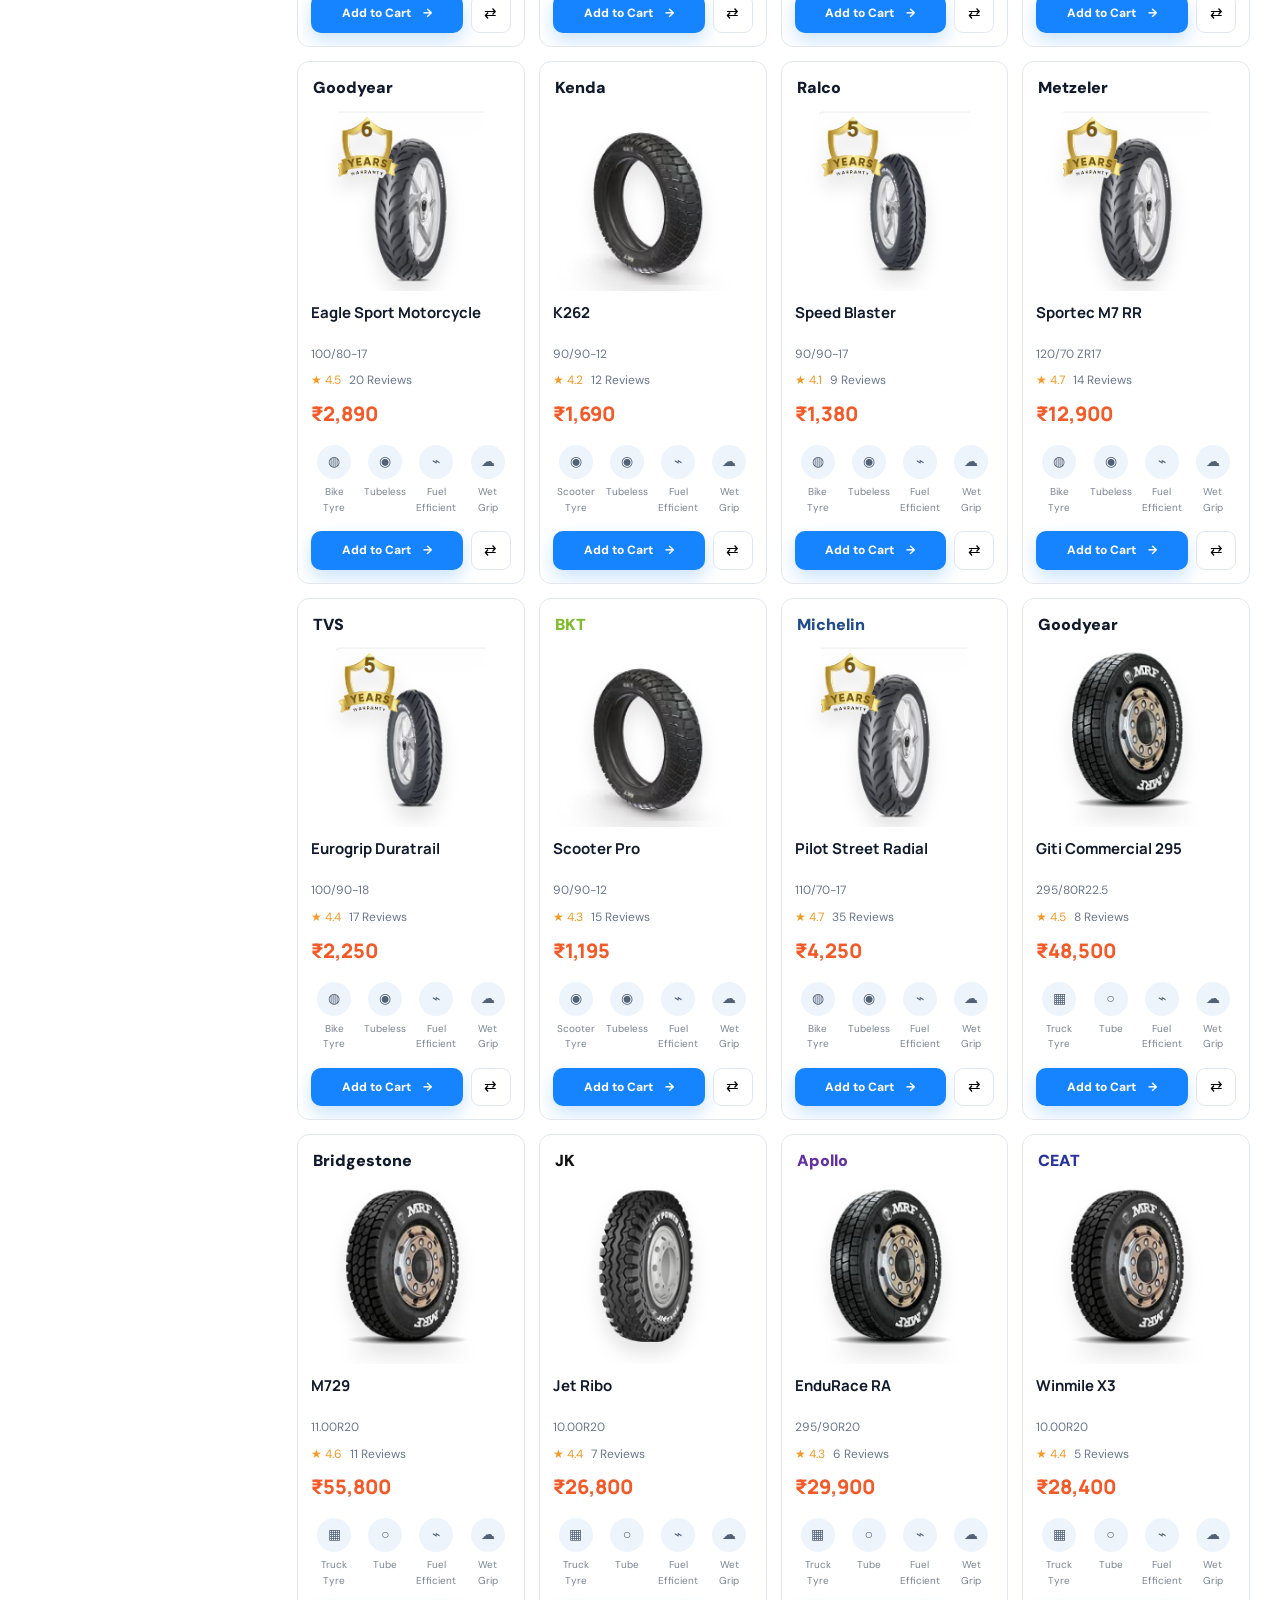
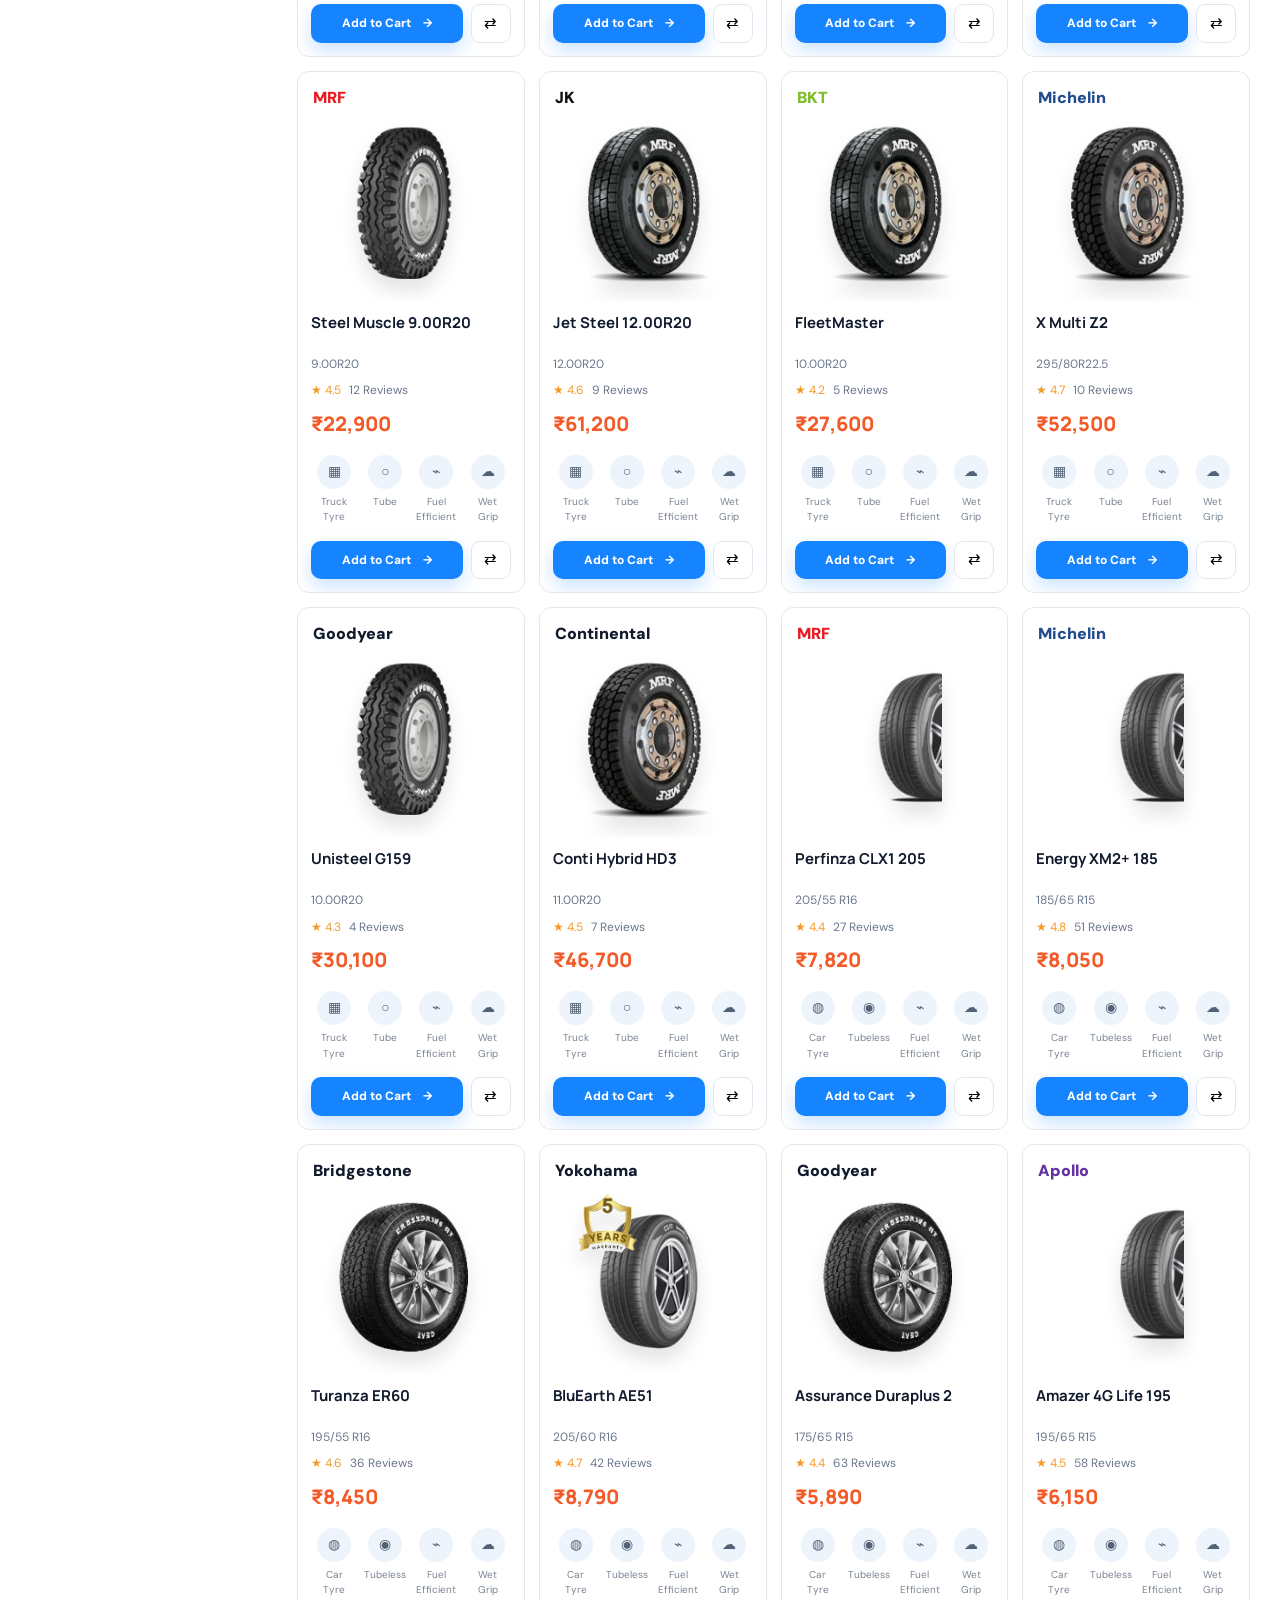
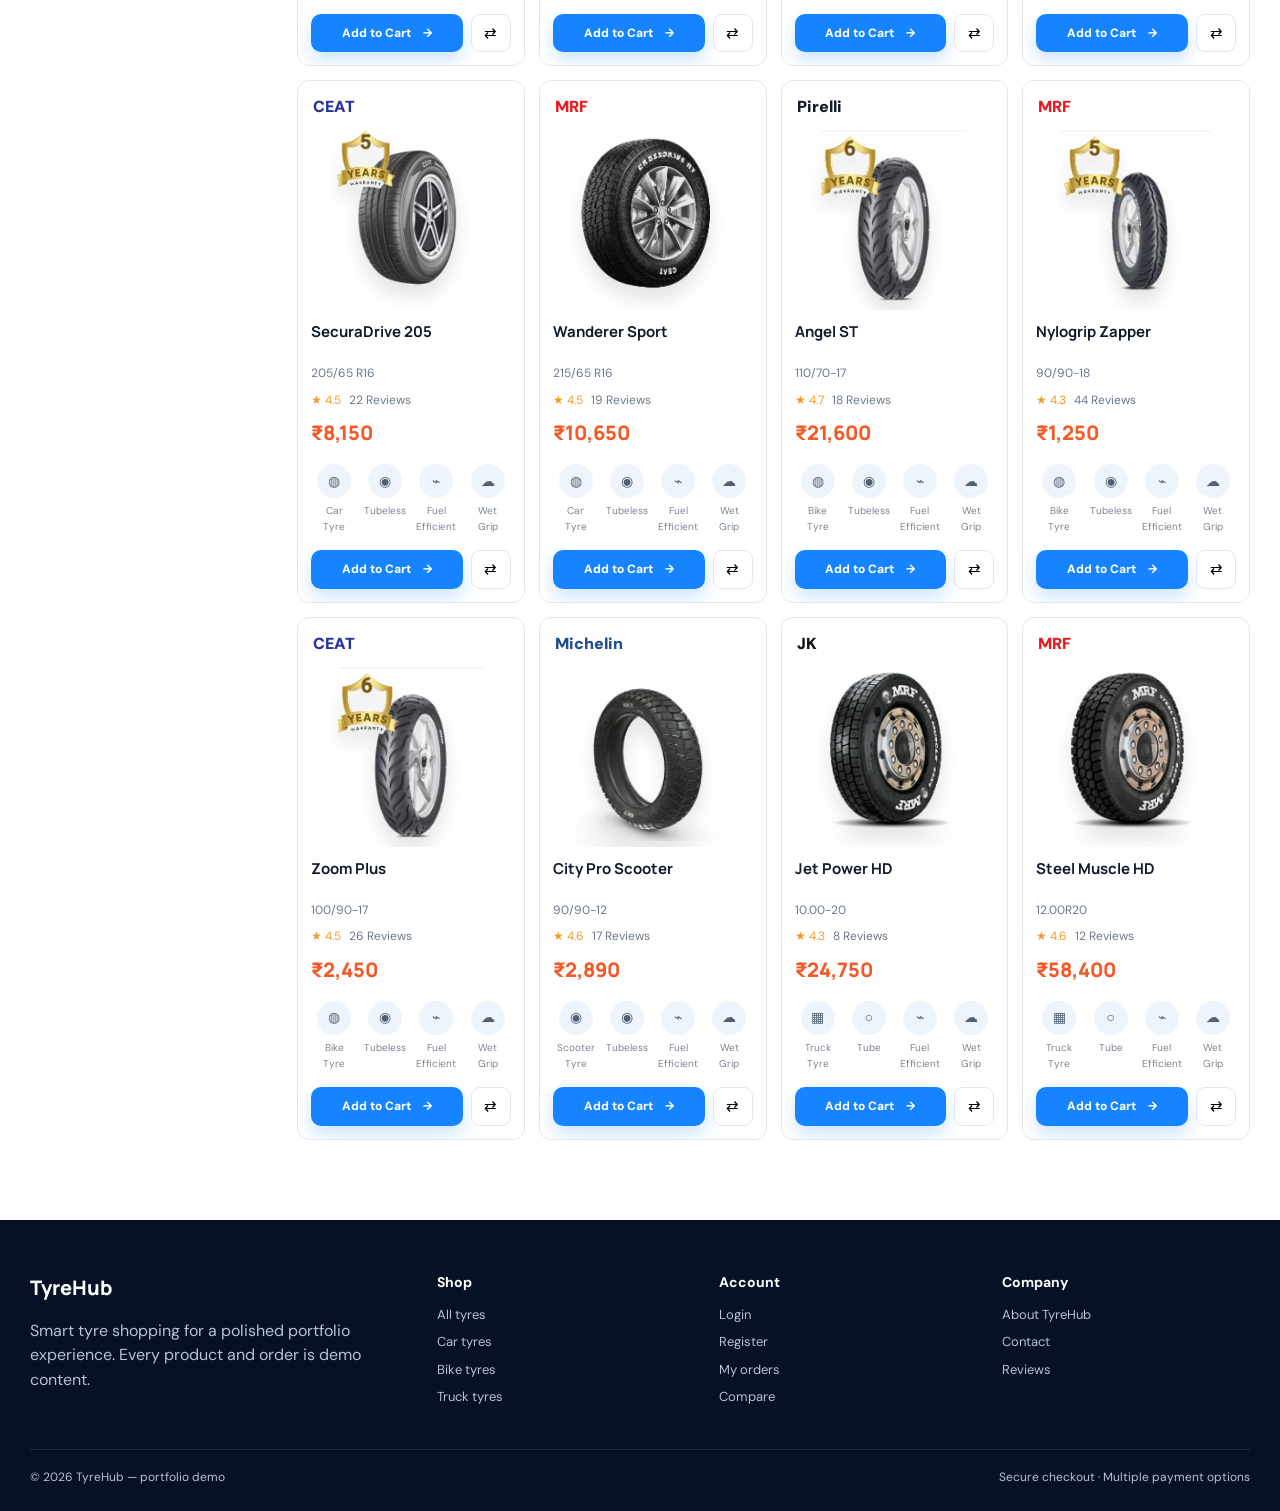
<file: shop.html>
<!doctype html>
<html lang="en">
  <head>
    <meta charset="UTF-8" />
    <meta name="viewport" content="width=device-width, initial-scale=1.0" />
    <meta name="description" content="Browse TyreHub demo tyres." />
    <title>Shop Tyres — TyreHub</title>
    <link rel="preconnect" href="https://fonts.googleapis.com" />
    <link rel="preconnect" href="https://fonts.gstatic.com" crossorigin />
    <link
      href="https://fonts.googleapis.com/css2?family=DM+Sans:wght@400;500;600;700&family=Manrope:wght@600;700;800&display=swap"
      rel="stylesheet"
    />
    <link rel="stylesheet" href="css/style.css" />
    <link rel="stylesheet" href="css/responsive.css" />
  </head>
  <body data-page="shop">
    <a class="skip-link" href="#main-content">Skip to content</a>
    <div id="site-header"></div>
    <main id="main-content" class="page">
      <section class="page-hero">
        <div class="container">
          <p class="eyebrow light">Demo catalogue</p>
          <h1>Shop All Tyres</h1>
          <p>Explore a curated demo range for every road and every ride.</p>
          <form id="shop-search" class="page-search">
            <label class="sr-only" for="shop-search-input">Search tyres</label
            ><input
              id="shop-search-input"
              placeholder="Search tyres, brands or sizes..."
            /><button class="button" type="submit">Search <b>→</b></button>
          </form>
        </div>
      </section>
      <section class="container category-picker" id="category-picker"></section>
      <section class="container shop-layout">
        <button id="open-filters" class="filter-mobile" type="button">
          <span data-icon="filter"></span> Filters
        </button>
        <aside id="filters" class="filters" aria-label="Product filters">
          <div class="filters__title">
            <h2>Filters</h2>
            <button id="clear-filters" class="link-button" type="button">
              Clear all</button
            ><button
              id="close-filters"
              class="close-filters"
              type="button"
              aria-label="Close filters"
            >
              ×
            </button>
          </div>
          <div id="filter-controls"></div>
        </aside>
        <div class="shop-results">
          <div class="results-bar">
            <p id="results-count" aria-live="polite">Loading products...</p>
            <label
              >Sort by
              <select id="sort-products">
                <option value="relevance">Relevance</option>
                <option value="low">Price: Low to High</option>
                <option value="high">Price: High to Low</option>
                <option value="rating">Highest Rated</option>
                <option value="newest">Newest</option>
              </select></label
            >
          </div>
          <div id="active-filters" class="active-filters"></div>
          <div id="products-grid" class="products-grid">
            <p class="loading">Loading products...</p>
          </div>
        </div>
      </section>
    </main>
    <div id="site-footer"></div>
    <div id="toast" role="status" aria-live="polite"></div>
    <script src="js/data.js"></script>
    <script src="js/app.js"></script>
    <script src="js/shop.js"></script>
  </body>
</html>
</file>
<file: css/style.css>
:root {
  --navy: #0c1730;
  --navy2: #132544;
  --orange: #f45a28;
  --orange2: #ff7a45;
  --gold: #c9a34a;
  --ink: #101a2c;
  --muted: #6b778c;
  --line: #e2e7ee;
  --soft: #f5f7fa;
  --white: #fff;
  --green: #17855b;
  --shadow: 0 12px 35px rgba(12, 23, 48, 0.08);
  --radius: 18px;
  --container: 1220px;
}
* {
  box-sizing: border-box;
}
html {
  scroll-behavior: smooth;
}
body {
  margin: 0;
  font-family: "DM Sans", Arial, sans-serif;
  color: var(--ink);
  background: #fff;
  line-height: 1.55;
}
a {
  color: inherit;
  text-decoration: none;
}
button,
input,
select,
textarea {
  font: inherit;
}
button {
  cursor: pointer;
}
img {
  max-width: 100%;
  display: block;
}
.container {
  width: min(var(--container), calc(100% - 40px));
  margin: auto;
}
.sr-only {
  position: absolute;
  width: 1px;
  height: 1px;
  padding: 0;
  margin: -1px;
  overflow: hidden;
  clip: rect(0, 0, 0, 0);
  white-space: nowrap;
  border: 0;
}
.skip-link {
  position: fixed;
  top: 10px;
  left: 10px;
  z-index: 1000;
  background: #fff;
  padding: 10px 14px;
  border-radius: 8px;
  transform: translateY(-150%);
}
.skip-link:focus {
  transform: none;
}
.eyebrow {
  text-transform: uppercase;
  letter-spacing: 0.16em;
  font-size: 12px;
  font-weight: 800;
  color: var(--orange);
  margin: 0 0 8px;
}
.eyebrow.light {
  color: #f4c87b;
}
.page {
  padding: 48px 0 80px;
}
.page-title {
  margin-bottom: 34px;
}
.page-title h1,
.auth-card h1 {
  font-family: Manrope, Arial, sans-serif;
  font-size: clamp(32px, 5vw, 54px);
  line-height: 1.05;
  margin: 0 0 10px;
}
.page-title p:not(.eyebrow) {
  color: var(--muted);
  margin: 0;
}
.button {
  border: 0;
  background: var(--orange);
  color: #fff;
  border-radius: 10px;
  padding: 13px 20px;
  font-weight: 800;
  display: inline-flex;
  align-items: center;
  justify-content: center;
  gap: 12px;
  transition: 0.2s;
  box-shadow: 0 8px 18px rgba(244, 90, 40, 0.2);
}
.button:hover {
  background: #df4a1d;
  transform: translateY(-1px);
}
.button:active {
  transform: translateY(0);
}
.button--ghost {
  background: rgba(255, 255, 255, 0.09);
  border: 1px solid rgba(255, 255, 255, 0.35);
  box-shadow: none;
}
.button--ghost:hover {
  background: rgba(255, 255, 255, 0.16);
}
.button--light {
  background: #fff;
  color: var(--navy);
  box-shadow: none;
}
.text-link {
  color: var(--orange);
  font-weight: 800;
}
.link-button {
  border: 0;
  background: none;
  color: var(--orange);
  font-weight: 700;
  padding: 0;
}
.site-header {
  position: sticky;
  top: 0;
  z-index: 50;
  background: rgba(255, 255, 255, 0.96);
  backdrop-filter: blur(16px);
  border-bottom: 1px solid var(--line);
}
.nav {
  height: 76px;
  display: flex;
  align-items: center;
  gap: 28px;
}
.logo {
  display: flex;
  align-items: center;
  gap: 10px;
  font-family: Manrope;
  font-size: 22px;
  font-weight: 800;
  color: var(--navy);
  margin-right: auto;
}
.logo-mark {
  width: 35px;
  height: 35px;
  border-radius: 50%;
  display: grid;
  place-items: center;
  background: var(--navy);
  color: #fff;
  position: relative;
}
.logo-mark:after {
  content: "";
  width: 15px;
  height: 15px;
  border: 3px solid #fff;
  border-radius: 50%;
  position: absolute;
}
.nav-links {
  display: flex;
  align-items: center;
  gap: 26px;
}
.nav-links a {
  font-weight: 700;
  font-size: 14px;
  color: #3c4658;
}
.nav-links a:hover,
.nav-links a.active {
  color: var(--orange);
}
.nav-actions {
  display: flex;
  align-items: center;
  gap: 10px;
}
.icon-btn {
  border: 1px solid var(--line);
  background: #fff;
  width: 42px;
  height: 42px;
  border-radius: 11px;
  display: grid;
  place-items: center;
  position: relative;
  color: var(--navy);
}
.icon-btn:hover {
  border-color: #c5cedb;
  background: var(--soft);
}
.count-badge {
  position: absolute;
  right: -5px;
  top: -5px;
  min-width: 18px;
  height: 18px;
  border-radius: 99px;
  background: var(--orange);
  color: #fff;
  font-size: 10px;
  display: grid;
  place-items: center;
  font-weight: 800;
}
.mobile-menu {
  display: none;
}
.hero {
  min-height: 610px;
  position: relative;
  overflow: hidden;
  background:
    radial-gradient(
      circle at 78% 45%,
      rgba(43, 70, 111, 0.65),
      transparent 34%
    ),
    linear-gradient(110deg, #081329, #132849 58%, #0b1931);
}
.hero:after {
  content: "";
  position: absolute;
  inset: auto -10% -45% 50%;
  height: 620px;
  border-radius: 50%;
  background: radial-gradient(
    ellipse,
    rgba(244, 90, 40, 0.18),
    transparent 65%
  );
}
.hero__shade {
  position: absolute;
  inset: 0;
  background: linear-gradient(
    90deg,
    rgba(5, 13, 29, 0.88),
    rgba(5, 13, 29, 0.35) 65%,
    rgba(5, 13, 29, 0.2)
  );
}
.hero__content {
  position: relative;
  z-index: 2;
  padding: 105px 0 55px;
  color: #fff;
}
.hero h1 {
  font-family: Manrope;
  font-size: clamp(46px, 7vw, 82px);
  line-height: 0.98;
  letter-spacing: -0.04em;
  max-width: 720px;
  margin: 15px 0;
}
.hero h1 span {
  color: #f4c15e;
}
.hero__lead {
  font-size: 19px;
  color: #d7dfec;
  margin: 0 0 28px;
}
.hero__actions {
  display: flex;
  gap: 12px;
  flex-wrap: wrap;
}
.trust-row {
  display: grid;
  grid-template-columns: repeat(4, 1fr);
  gap: 12px;
  margin-top: 80px;
}
.trust-row > div {
  border: 1px solid rgba(255, 255, 255, 0.13);
  background: rgba(255, 255, 255, 0.06);
  border-radius: 13px;
  padding: 15px;
  display: flex;
  gap: 12px;
  align-items: center;
}
.trust-row span {
  width: 35px;
  height: 35px;
  border-radius: 50%;
  background: rgba(255, 255, 255, 0.12);
  display: grid;
  place-items: center;
}
.trust-row p {
  margin: 0;
}
.trust-row b {
  display: block;
  font-size: 13px;
}
.trust-row small {
  color: #aeb9ca;
}
.finder-wrap {
  background: #fff;
  position: relative;
  margin-top: -38px;
  z-index: 5;
}
.finder {
  border-radius: 20px;
  background: #fff;
  box-shadow: var(--shadow);
  border: 1px solid var(--line);
  padding: 25px;
}
.finder__heading {
  display: flex;
  align-items: center;
  gap: 14px;
}
.finder__heading h2 {
  margin: 0;
  font-family: Manrope;
  font-size: 25px;
}
.finder__heading p {
  margin: 2px 0 0;
  color: var(--muted);
  font-size: 14px;
}
.wheel-mark {
  width: 42px;
  height: 42px;
  border-radius: 50%;
  border: 7px dotted var(--orange);
  display: block;
}
.finder-tabs {
  display: flex;
  gap: 4px;
  margin: 22px 0 17px;
  border-bottom: 1px solid var(--line);
}
.finder-tabs button {
  border: 0;
  background: none;
  padding: 11px 18px;
  font-weight: 800;
  color: var(--muted);
  border-bottom: 3px solid transparent;
}
.finder-tabs button.active {
  color: var(--orange);
  border-color: var(--orange);
}
.finder__form {
  display: grid;
  grid-template-columns: repeat(4, 1fr) auto;
  gap: 12px;
  align-items: end;
}
.finder-field,
.form-grid label,
.contact-form label {
  font-size: 12px;
  font-weight: 800;
  color: #4e596a;
}
.finder-field select,
.finder-field input,
.form-grid input,
.contact-form input,
.contact-form textarea,
.page-search input,
.checkout-form input,
.checkout-form select {
  display: block;
  width: 100%;
  margin-top: 7px;
  border: 1px solid var(--line);
  border-radius: 10px;
  padding: 12px 13px;
  outline: 0;
  background: #fff;
  color: var(--ink);
}
input:focus,
select:focus,
textarea:focus {
  border-color: #9eb2cf;
  box-shadow: 0 0 0 3px rgba(43, 88, 143, 0.1);
}
.section {
  padding: 72px 0;
}
.section--compact {
  padding-top: 30px;
}
.section-heading {
  display: flex;
  align-items: end;
  justify-content: space-between;
  gap: 20px;
  margin-bottom: 22px;
}
.section-heading h2 {
  font-family: Manrope;
  font-size: 34px;
  line-height: 1.1;
  margin: 0;
}
.vehicle-grid {
  display: grid;
  grid-template-columns: repeat(4, 1fr);
  gap: 16px;
}
.vehicle-card {
  min-height: 160px;
  border: 1px solid var(--line);
  border-radius: 18px;
  padding: 23px;
  display: flex;
  flex-direction: column;
  justify-content: space-between;
  position: relative;
  overflow: hidden;
  transition: 0.2s;
}
.vehicle-card:hover {
  transform: translateY(-4px);
  box-shadow: var(--shadow);
}
.vehicle-card h3 {
  margin: 0;
  font-family: Manrope;
  font-size: 20px;
}
.vehicle-card p {
  margin: 3px 0;
  color: var(--muted);
  font-size: 13px;
}
.vehicle-card--car {
  background: linear-gradient(135deg, #f7f9fc, #e8eef8);
}
.vehicle-card--bike {
  background: linear-gradient(135deg, #fff9f5, #ffe9df);
}
.vehicle-card--suv {
  background: linear-gradient(135deg, #f8faf8, #eaf1eb);
}
.vehicle-card--truck {
  background: linear-gradient(135deg, #f8f8fb, #ececf5);
}
.vehicle-icon {
  font-size: 45px;
  color: var(--navy);
  opacity: 0.92;
}
.round-arrow {
  align-self: flex-end;
  width: 34px;
  height: 34px;
  border-radius: 50%;
  display: grid;
  place-items: center;
  background: #fff;
}
.brand-row {
  display: grid;
  grid-template-columns: repeat(6, 1fr);
  gap: 12px;
}
.brand-card {
  height: 128px;
  border: 1px solid var(--line);
  border-radius: 14px;
  background: #fff;
  display: flex;
  flex-direction: column;
  align-items: center;
  justify-content: center;
  gap: 9px;
  padding: 12px;
  transition: 0.2s;
}
.brand-card:hover {
  transform: translateY(-2px);
  box-shadow: 0 8px 25px rgba(12, 23, 48, 0.06);
}
.brand-logo {
  height: 48px;
  width: 100%;
  display: flex;
  align-items: center;
  justify-content: center;
  font-weight: 900;
  font-family: Arial;
  font-size: 24px;
  letter-spacing: -0.06em;
}
.brand-logo.ceat {
  color: #27359c;
}
.brand-logo.mrf {
  color: #ef171d;
}
.brand-logo.apollo {
  color: #6330a0;
}
.brand-logo.jk {
  color: #111;
}
.brand-logo.goodyear {
  color: #14508d;
}
.brand-logo.michelin {
  color: #194c91;
}
.brand-logo.yokohama {
  color: #111;
}
.brand-logo.aeolus {
  color: #111;
}
.brand-logo.pirelli {
  background: #ffe900;
  color: #df1919;
  width: 80%;
  font-size: 20px;
}
.brand-logo.continental {
  color: #ec8c1c;
}
.brand-logo.bkt {
  color: #7ebc2a;
}
.brand-logo.metro {
  color: #111;
}
.brand-logo.maxxis {
  color: #f15a24;
}
.brand-logo.metzeler {
  color: #263f5f;
}
.brand-logo.vredestein {
  color: #173c6d;
}
.brand-logo.ralco {
  color: #ee241a;
}
.benefits-row {
  display: grid;
  grid-template-columns: repeat(4, 1fr);
  border: 1px solid var(--line);
  border-radius: 18px;
  overflow: hidden;
}
.benefit {
  padding: 26px;
  border-right: 1px solid var(--line);
}
.benefit:last-child {
  border-right: 0;
}
.benefit span {
  width: 45px;
  height: 45px;
  border-radius: 50%;
  background: #eef4fb;
  display: grid;
  place-items: center;
  color: var(--navy);
  margin-bottom: 15px;
}
.benefit h3 {
  font-family: Manrope;
  font-size: 17px;
  margin: 0 0 5px;
}
.benefit p {
  font-size: 13px;
  color: var(--muted);
  margin: 0;
}
.engineered {
  background: linear-gradient(110deg, #0a1730, #172e52);
  color: #fff;
  padding: 75px 0;
}
.engineered__inner {
  display: grid;
  grid-template-columns: 1.1fr 0.9fr;
  gap: 60px;
  align-items: center;
}
.engineered h2 {
  font-family: Manrope;
  font-size: 46px;
  margin: 0 0 10px;
}
.engineered p {
  color: #cbd4e3;
  max-width: 560px;
}
.engineered ul {
  display: grid;
  grid-template-columns: 1fr 1fr;
  gap: 12px;
  list-style: none;
  padding: 0;
  margin: 0;
}
.engineered li {
  border: 1px solid rgba(255, 255, 255, 0.13);
  padding: 20px;
  border-radius: 14px;
  background: rgba(255, 255, 255, 0.05);
  display: flex;
  gap: 12px;
  align-items: center;
}
.reviews-row {
  display: grid;
  grid-template-columns: repeat(3, 1fr);
  gap: 15px;
}
.review-card {
  border: 1px solid var(--line);
  border-radius: 17px;
  padding: 23px;
  display: flex;
  gap: 15px;
}
.avatar {
  width: 44px;
  height: 44px;
  border-radius: 50%;
  background: #f0d6ca;
  display: grid;
  place-items: center;
  font-weight: 900;
  flex: none;
}
.avatar--blue {
  background: #d7e5fa;
}
.avatar--dark {
  background: #dfe2e6;
}
.stars {
  color: #f59b26;
  letter-spacing: 2px;
  font-size: 13px;
}
.review-card p {
  margin: 10px 0;
  font-size: 14px;
}
.review-card h3 {
  margin: 0;
  font-size: 14px;
}
.review-card small {
  color: var(--muted);
}
.newsletter {
  margin: 30px auto 80px;
  padding: 36px;
  border-radius: 20px;
  background: linear-gradient(110deg, #0a1730, #173257);
  color: #fff;
  display: grid;
  grid-template-columns: 1fr 1fr;
  gap: 24px;
  align-items: center;
}
.newsletter h2 {
  font-family: Manrope;
  font-size: 32px;
  margin: 0;
}
.newsletter p {
  color: #cbd4e3;
}
.newsletter form {
  display: flex;
  gap: 10px;
}
.newsletter input {
  flex: 1;
  border: 0;
  border-radius: 10px;
  padding: 14px;
}
.site-footer {
  background: #071126;
  color: #b7c2d4;
  padding: 52px 0 25px;
}
.footer-grid {
  display: grid;
  grid-template-columns: 1.5fr repeat(3, 1fr);
  gap: 35px;
}
.footer-brand {
  color: #fff;
  font-family: Manrope;
  font-size: 20px;
  font-weight: 800;
}
.footer-grid h3 {
  color: #fff;
  font-size: 14px;
  margin: 0 0 12px;
}
.footer-grid a {
  display: block;
  font-size: 13px;
  margin: 7px 0;
}
.footer-grid a:hover {
  color: #fff;
}
.footer-bottom {
  border-top: 1px solid rgba(255, 255, 255, 0.1);
  margin-top: 35px;
  padding-top: 18px;
  font-size: 12px;
  display: flex;
  justify-content: space-between;
}
.page-hero {
  background: linear-gradient(110deg, #0b1730, #18365b);
  color: #fff;
  padding: 70px 0;
}
.page-hero h1 {
  font-family: Manrope;
  font-size: 52px;
  line-height: 1;
  margin: 0 0 12px;
}
.page-hero p:not(.eyebrow) {
  color: #cbd4e3;
  max-width: 650px;
}
.page-hero--short {
  padding: 58px 0;
}
.page-search {
  display: flex;
  max-width: 640px;
  gap: 10px;
  margin-top: 25px;
}
.page-search input {
  margin: 0;
  background: #fff;
}
.shop-layout {
  display: grid;
  grid-template-columns: 270px 1fr;
  gap: 28px;
  padding-top: 40px;
}
.filters {
  border: 1px solid var(--line);
  border-radius: 16px;
  padding: 20px;
  height: max-content;
  position: sticky;
  top: 100px;
}
.filters__title {
  display: flex;
  align-items: center;
  gap: 10px;
  border-bottom: 1px solid var(--line);
  padding-bottom: 15px;
}
.filters__title h2 {
  font-family: Manrope;
  font-size: 18px;
  margin: 0 auto 0 0;
}
.close-filters {
  display: none;
}
.filter-group {
  padding: 17px 0;
  border-bottom: 1px solid var(--line);
}
.filter-group h3 {
  font-size: 13px;
  margin: 0 0 10px;
}
.check-row {
  display: flex;
  gap: 8px;
  align-items: center;
  font-size: 13px;
  margin: 8px 0;
  color: #4d5869;
}
.check-row input {
  accent-color: var(--orange);
}
.results-bar {
  display: flex;
  justify-content: space-between;
  align-items: center;
  margin-bottom: 16px;
}
.results-bar p {
  margin: 0;
  color: var(--muted);
  font-size: 14px;
}
.results-bar label {
  font-size: 13px;
  font-weight: 800;
}
.results-bar select {
  border: 1px solid var(--line);
  border-radius: 9px;
  padding: 9px;
}
.products-grid {
  display: grid;
  grid-template-columns: repeat(3, 1fr);
  gap: 16px;
}
.product-card {
  border: 1px solid var(--line);
  border-radius: 17px;
  overflow: hidden;
  background: #fff;
  position: relative;
  transition: 0.2s;
}
.product-card:hover {
  box-shadow: var(--shadow);
  transform: translateY(-2px);
}
.product-card__top {
  display: flex;
  justify-content: space-between;
  align-items: center;
  padding: 14px 15px 0;
}
.product-brand {
  font-weight: 900;
  font-size: 20px;
}
.product-brand.ceat {
  color: #27359c;
}
.product-brand.mrf {
  color: #e91a20;
}
.product-brand.apollo {
  color: #6330a0;
}
.product-brand.bkt {
  color: #7ebc2a;
}
.product-brand.jk {
  color: #111;
}
.product-brand.michelin {
  color: #214d8d;
}
.product-visual {
  height: 210px;
  background: radial-gradient(circle at center, #f8fafc, #eef2f7);
  display: grid;
  place-items: center;
  position: relative;
  overflow: hidden;
}
.tyre-art {
  width: 150px;
  height: 150px;
  border-radius: 50%;
  background: repeating-conic-gradient(
    #111 0 8deg,
    #252525 8deg 15deg,
    #111 15deg 23deg
  );
  border: 14px solid #0b0b0b;
  box-shadow:
    inset 0 0 0 7px #3b3b3b,
    0 15px 22px rgba(0, 0, 0, 0.2);
  position: relative;
  transform: rotate(-14deg);
}
.tyre-art:before {
  content: "";
  position: absolute;
  inset: 27px;
  border-radius: 50%;
  background: radial-gradient(
    circle,
    #e8ebef 0 25%,
    #7f8792 26% 30%,
    #1e242c 31% 48%,
    #d4d9df 49% 54%,
    #69717b 55% 57%,
    #e9edf2 58%
  );
}
.tyre-art:after {
  content: "";
  position: absolute;
  inset: 51px;
  border-radius: 50%;
  background: #242a31;
  border: 4px dotted #aeb5bd;
}
.product-info {
  padding: 15px;
}
.product-info h3 {
  font-family: Manrope;
  font-size: 17px;
  margin: 0 0 3px;
}
.size {
  font-size: 12px;
  color: var(--muted);
}
.rating {
  font-size: 12px;
  color: #f39a26;
  margin: 8px 0;
}
.rating span {
  color: var(--muted);
  margin-left: 5px;
}
.price {
  font-family: Manrope;
  font-size: 20px;
  color: var(--orange);
  font-weight: 800;
}
.coming {
  font-size: 14px;
  color: var(--orange);
  font-weight: 800;
}
.spec-row {
  display: grid;
  grid-template-columns: repeat(4, 1fr);
  gap: 5px;
  margin: 16px 0;
}
.spec {
  text-align: center;
  color: #7a8493;
  font-size: 10px;
}
.spec-icon {
  width: 34px;
  height: 34px;
  border-radius: 50%;
  background: #edf4fc;
  margin: 0 auto 5px;
  display: grid;
  place-items: center;
  color: #536174;
  font-size: 14px;
}
.product-actions {
  display: grid;
  grid-template-columns: 1fr 45px;
  gap: 8px;
}
.product-actions .button {
  width: 100%;
}
.small-icon {
  border: 1px solid var(--line);
  background: #fff;
  border-radius: 9px;
}
.active-filters {
  display: flex;
  gap: 7px;
  flex-wrap: wrap;
  margin-bottom: 12px;
}
.filter-chip {
  padding: 6px 9px;
  background: #eef4fb;
  border-radius: 99px;
  font-size: 11px;
}
.product-detail {
  display: grid;
  grid-template-columns: 1fr 1fr;
  gap: 45px;
  align-items: start;
}
.detail-visual {
  border: 1px solid var(--line);
  border-radius: 20px;
  background: #f6f8fb;
  min-height: 510px;
  display: grid;
  place-items: center;
}
.detail-visual .tyre-art {
  width: 330px;
  height: 330px;
}
.detail-content h1 {
  font-family: Manrope;
  font-size: 44px;
  line-height: 1.05;
  margin: 0 0 8px;
}
.detail-content .price {
  font-size: 32px;
  margin: 18px 0;
}
.detail-bullets {
  list-style: none;
  padding: 0;
  display: grid;
  gap: 10px;
}
.detail-bullets li {
  border-bottom: 1px solid var(--line);
  padding: 11px 0;
}
.quantity {
  display: flex;
  align-items: center;
  gap: 10px;
  margin: 20px 0;
}
.quantity button {
  width: 36px;
  height: 36px;
  border: 1px solid var(--line);
  background: #fff;
  border-radius: 9px;
}
.quantity input {
  width: 60px;
  text-align: center;
  border: 1px solid var(--line);
  border-radius: 9px;
  padding: 9px;
}
.auth-page {
  min-height: calc(100vh - 76px);
  display: grid;
  place-items: center;
  background: linear-gradient(135deg, #f5f7fa, #eaf0f7);
  padding: 40px;
}
.auth-card {
  background: #fff;
  border: 1px solid var(--line);
  border-radius: 20px;
  padding: 35px;
  width: min(470px, 100%);
  box-shadow: var(--shadow);
}
.auth-card > p:not(.eyebrow) {
  color: var(--muted);
}
.form-grid {
  display: grid;
  gap: 14px;
}
.form-message {
  min-height: 20px;
  font-size: 13px;
  margin: 0;
}
.auth-switch {
  text-align: center;
  font-size: 13px;
}
.auth-switch a {
  color: var(--orange);
  font-weight: 800;
}
.contact-layout {
  display: grid;
  grid-template-columns: 1fr 1fr;
  gap: 60px;
  align-items: start;
}
.contact-layout h1 {
  font-family: Manrope;
  font-size: 52px;
  line-height: 1;
  margin: 0 0 12px;
}
.contact-points {
  margin-top: 35px;
  display: grid;
  gap: 12px;
}
.contact-points p {
  border: 1px solid var(--line);
  border-radius: 12px;
  padding: 14px;
  margin: 0;
}
.contact-form {
  border: 1px solid var(--line);
  padding: 25px;
  border-radius: 18px;
  display: grid;
  gap: 14px;
}
.contact-form textarea {
  min-height: 140px;
  resize: vertical;
}
.prose {
  display: grid;
  gap: 50px;
}
.prose > div:first-child {
  max-width: 800px;
}
.prose h2 {
  font-family: Manrope;
  font-size: 40px;
  line-height: 1;
  margin: 0 0 15px;
}
.prose-grid {
  display: grid;
  grid-template-columns: repeat(3, 1fr);
  gap: 16px;
}
.prose-grid article {
  border: 1px solid var(--line);
  border-radius: 16px;
  padding: 25px;
}
.prose-grid span {
  width: 45px;
  height: 45px;
  border-radius: 50%;
  background: #eef4fb;
  display: grid;
  place-items: center;
  margin-bottom: 15px;
}
.prose-grid h3 {
  font-family: Manrope;
  margin: 0 0 5px;
}
.prose-grid p {
  color: var(--muted);
  font-size: 14px;
}
.demo-note {
  padding: 11px 14px;
  border-radius: 10px;
  background: #fff3e9;
  color: #9d451f !important;
  max-width: 700px !important;
}
.cart-layout,
.checkout-layout {
  display: grid;
  grid-template-columns: 1.5fr 0.8fr;
  gap: 20px;
}
.cart-item,
.summary-card,
.checkout-card,
.compare-wrap,
.order-card {
  border: 1px solid var(--line);
  border-radius: 16px;
  padding: 18px;
}
.cart-item {
  display: grid;
  grid-template-columns: 90px 1fr auto;
  gap: 15px;
  align-items: center;
  margin-bottom: 12px;
}
.cart-thumb {
  height: 80px;
  border-radius: 12px;
  background: #f4f6f9;
  display: grid;
  place-items: center;
}
.cart-thumb .tyre-art {
  width: 62px;
  height: 62px;
  border-width: 7px;
}
.cart-item h3 {
  margin: 0;
  font-family: Manrope;
  font-size: 15px;
}
.cart-item p {
  margin: 3px 0;
  color: var(--muted);
  font-size: 12px;
}
.cart-actions {
  display: flex;
  align-items: center;
  gap: 7px;
}
.cart-actions button {
  width: 30px;
  height: 30px;
  border: 1px solid var(--line);
  background: #fff;
  border-radius: 8px;
}
.summary-card {
  height: max-content;
  position: sticky;
  top: 100px;
}
.summary-row {
  display: flex;
  justify-content: space-between;
  padding: 9px 0;
  font-size: 14px;
}
.summary-row.total {
  border-top: 1px solid var(--line);
  margin-top: 10px;
  padding-top: 15px;
  font-weight: 900;
  font-size: 18px;
}
.checkout-form {
  display: grid;
  gap: 15px;
}
.payment-options {
  display: grid;
  grid-template-columns: repeat(5, 1fr);
  gap: 8px;
}
.payment-option {
  border: 1px solid var(--line);
  border-radius: 11px;
  padding: 12px;
  text-align: center;
  font-size: 12px;
}
.payment-option input {
  display: none;
}
.payment-option:has(input:checked) {
  border-color: var(--orange);
  background: #fff5f0;
  color: var(--orange);
  font-weight: 800;
}
.compare-table {
  width: 100%;
  border-collapse: collapse;
}
.compare-table th,
.compare-table td {
  border-bottom: 1px solid var(--line);
  padding: 14px;
  text-align: left;
  vertical-align: top;
}
.compare-table th {
  font-family: Manrope;
}
.empty {
  border: 1px dashed #cbd3df;
  border-radius: 16px;
  padding: 50px;
  text-align: center;
  color: var(--muted);
}
.orders-grid {
  display: grid;
  gap: 14px;
}
.order-card {
  display: grid;
  grid-template-columns: 1fr auto;
  gap: 15px;
}
.order-card h3 {
  margin: 0;
  font-family: Manrope;
}
.order-card p {
  margin: 4px 0;
  color: var(--muted);
  font-size: 13px;
}
.status {
  display: inline-flex;
  padding: 5px 9px;
  border-radius: 99px;
  background: #e8f7ef;
  color: #16714d;
  font-size: 11px;
  font-weight: 800;
}
.success-box {
  text-align: center;
  max-width: 650px;
  margin: 50px auto;
  border: 1px solid var(--line);
  border-radius: 22px;
  padding: 50px;
}
.success-icon {
  width: 75px;
  height: 75px;
  border-radius: 50%;
  background: #e7f7ef;
  color: #16815a;
  display: grid;
  place-items: center;
  font-size: 35px;
  margin: 0 auto 20px;
}
.toast {
  position: fixed;
  right: 22px;
  bottom: 22px;
  z-index: 100;
  background: #0d1930;
  color: #fff;
  padding: 13px 17px;
  border-radius: 11px;
  box-shadow: var(--shadow);
  opacity: 0;
  pointer-events: none;
  transform: translateY(15px);
  transition: 0.2s;
  font-size: 13px;
}
.toast.show {
  opacity: 1;
  transform: none;
}
.loading {
  color: var(--muted);
  padding: 30px;
  text-align: center;
}
.mobile-only {
  display: none;
}
@media (max-width: 1000px) {
  .nav-links {
    display: none;
  }
  .mobile-menu {
    display: grid;
  }
  .nav {
    gap: 10px;
  }
  .trust-row,
  .vehicle-grid,
  .benefits-row {
    grid-template-columns: repeat(2, 1fr);
  }
  .finder__form {
    grid-template-columns: repeat(2, 1fr);
  }
  .brand-row {
    grid-template-columns: repeat(3, 1fr);
  }
  .products-grid {
    grid-template-columns: repeat(2, 1fr);
  }
  .shop-layout {
    grid-template-columns: 1fr;
  }
  .filters {
    display: none;
    position: fixed;
    inset: 76px 0 0;
    z-index: 60;
    background: #fff;
    overflow: auto;
    border-radius: 0;
  }
  .filters.open {
    display: block;
  }
  .close-filters {
    display: block;
    border: 0;
    background: none;
    font-size: 25px;
  }
  .filter-mobile {
    display: inline-flex;
    margin-bottom: 15px;
    border: 1px solid var(--line);
    background: #fff;
    padding: 10px 14px;
    border-radius: 9px;
    align-items: center;
    gap: 7px;
  }
  .product-detail,
  .cart-layout,
  .checkout-layout,
  .contact-layout,
  .engineered__inner {
    grid-template-columns: 1fr;
  }
  .summary-card {
    position: static;
  }
  .footer-grid {
    grid-template-columns: 1fr 1fr;
  }
  .prose-grid,
  .reviews-row {
    grid-template-columns: 1fr 1fr;
  }
  .newsletter {
    grid-template-columns: 1fr;
  }
}
@media (max-width: 650px) {
  .container {
    width: min(var(--container), calc(100% - 24px));
  }
  .nav {
    height: 68px;
  }
  .hero {
    min-height: 680px;
  }
  .hero__content {
    padding-top: 75px;
  }
  .hero h1 {
    font-size: 47px;
  }
  .trust-row {
    grid-template-columns: 1fr;
    margin-top: 50px;
  }
  .finder {
    padding: 17px;
  }
  .finder-tabs {
    overflow: auto;
  }
  .finder-tabs button {
    white-space: nowrap;
    padding: 10px 12px;
  }
  .finder__form {
    grid-template-columns: 1fr;
  }
  .brand-row,
  .products-grid,
  .vehicle-grid,
  .prose-grid,
  .reviews-row,
  .benefits-row {
    grid-template-columns: 1fr 1fr;
  }
  .brand-card {
    height: 112px;
  }
  .page {
    padding-top: 32px;
  }
  .page-hero h1,
  .contact-layout h1 {
    font-size: 40px;
  }
  .section {
    padding: 50px 0;
  }
  .section-heading {
    align-items: start;
  }
  .section-heading h2 {
    font-size: 28px;
  }
  .footer-grid {
    grid-template-columns: 1fr 1fr;
  }
  .footer-bottom {
    display: block;
  }
  .footer-bottom span {
    display: block;
    margin-top: 6px;
  }
  .payment-options {
    grid-template-columns: repeat(2, 1fr);
  }
  .cart-item {
    grid-template-columns: 65px 1fr;
  }
  .cart-item > .cart-actions {
    grid-column: 2;
  }
  .detail-visual {
    min-height: 380px;
  }
  .detail-visual .tyre-art {
    width: 240px;
    height: 240px;
  }
  .product-card__top {
    padding-top: 10px;
  }
  .product-info {
    padding: 12px;
  }
  .newsletter form {
    flex-direction: column;
  }
}

/* TyreHub realism / interaction polish */
.site-header {
  background: rgba(6, 18, 32, 0.97);
  border-bottom: 1px solid rgba(255, 255, 255, 0.1);
  color: #fff;
  box-shadow: 0 4px 20px rgba(0, 0, 0, 0.16);
}
.nav {
  height: 64px;
  gap: 24px;
}
.logo {
  margin-right: 10px;
  height: 52px;
}
.logo img {
  width: 150px;
  height: auto;
  object-fit: contain;
}
.nav-links a {
  color: #e7edf7;
  font-weight: 600;
}
.nav-links a:hover,
.nav-links a.active {
  color: #fff;
}
.nav-links a.active {
  position: relative;
}
.nav-links a.active:after {
  content: "";
  position: absolute;
  left: 0;
  right: 0;
  bottom: -18px;
  height: 3px;
  background: #1788ff;
  border-radius: 99px;
}
.nav-actions .icon-btn,
.mobile-menu {
  background: transparent;
  color: #fff;
  border-color: rgba(255, 255, 255, 0.18);
}
.nav-actions .icon-btn:hover,
.mobile-menu:hover {
  background: rgba(255, 255, 255, 0.08);
  border-color: rgba(255, 255, 255, 0.28);
}
.header-search {
  display: flex;
  flex: 1;
  max-width: 390px;
  height: 38px;
  background: #fff;
  border-radius: 22px;
  overflow: hidden;
  border: 1px solid #dbe2ec;
}
.header-search input {
  flex: 1;
  border: 0;
  outline: 0;
  padding: 0 15px;
  color: #1a2940;
  font-size: 12px;
  min-width: 0;
}
.header-search button {
  width: 46px;
  border: 0;
  background: #1684ff;
  color: #fff;
  font-size: 22px;
}
.header-search button:hover {
  background: #096fdc;
}
.count-badge {
  background: #1684ff;
  color: #fff;
}
.hero {
  background-image: url("../assets/hero/hero-road-car-clean.jpg");
  background-size: cover;
  background-position: center right;
  min-height: 510px;
}
.hero__shade {
  background: linear-gradient(
    90deg,
    rgba(4, 13, 27, 0.94) 0%,
    rgba(4, 13, 27, 0.78) 38%,
    rgba(4, 13, 27, 0.16) 78%,
    rgba(4, 13, 27, 0.1) 100%
  );
}
.hero__content {
  padding: 72px 0 45px;
}
.hero h1 {
  font-size: clamp(48px, 6vw, 76px);
  max-width: 690px;
}
.hero h1 span {
  color: #1684ff;
}
.button {
  background: #1684ff;
  box-shadow: 0 8px 18px rgba(22, 132, 255, 0.22);
}
.button:hover {
  background: #0d70da;
}
.button--ghost {
  background: rgba(8, 20, 35, 0.25);
  border-color: rgba(255, 255, 255, 0.8);
}
.trust-row {
  margin-top: 30px;
}
.trust-row > div {
  border-color: rgba(255, 255, 255, 0.18);
}
.finder {
  box-shadow: 0 12px 35px rgba(12, 23, 48, 0.13);
  border: 1px solid #e1e7ef;
}
.finder-tabs button.active {
  background: #1684ff;
}
.vehicle-card {
  min-height: 172px;
  padding: 14px 18px;
}
.vehicle-icon {
  height: 92px;
  display: flex;
  align-items: center;
  justify-content: center;
}
.vehicle-icon img {
  width: 100%;
  height: 100%;
  object-fit: contain;
  object-position: center bottom;
  mix-blend-mode: multiply;
}
.vehicle-card h3 {
  font-size: 17px;
}
.vehicle-card p {
  font-size: 12px;
}
.round-arrow {
  border: 1px solid #dce3ec;
  color: #1a2940;
}
.brand-row {
  gap: 10px;
}
.brand-card {
  height: 112px;
  border-radius: 10px;
}
.brand-logo {
  height: 54px;
}
.brand-logo img {
  max-width: 100%;
  height: 50px;
  object-fit: contain;
}
.brand-logo {
  font-size: 0;
}
.product-visual {
  height: 225px;
  background: #fff;
}
.product-image {
  width: 88%;
  height: 205px;
  object-fit: contain;
  object-position: center;
  filter: drop-shadow(0 12px 9px rgba(0, 0, 0, 0.1));
}
.product-card {
  border-radius: 12px;
}
.product-card:hover {
  transform: none;
  box-shadow: 0 8px 25px rgba(12, 23, 48, 0.1);
}
.product-actions .button {
  font-size: 13px;
  padding: 11px 12px;
}
.product-brand {
  font-size: 16px;
}
.detail-visual {
  background: #fff;
}
.detail-product-image {
  width: 88%;
  height: 440px;
  object-fit: contain;
  filter: drop-shadow(0 20px 14px rgba(0, 0, 0, 0.13));
}
.cart-thumb {
  background: #fff;
  border: 1px solid var(--line);
}
.cart-thumb img {
  width: 100%;
  height: 78px;
  object-fit: contain;
  filter: drop-shadow(0 7px 5px rgba(0, 0, 0, 0.1));
}
.checkout-card,
.summary-card,
.auth-card,
.contact-form {
  background: #fff;
}
.demo-note {
  display: none;
}
.mobile-menu {
  display: none;
}

@media (max-width: 1000px) {
  .mobile-menu {
    display: grid;
  }
  .header-search {
    order: 5;
    position: absolute;
    top: 68px;
    left: 12px;
    right: 12px;
    max-width: none;
    display: none;
  }
  .header-search.mobile-visible {
    display: flex;
  }
  .nav {
    position: relative;
  }
  .nav-links.mobile-open {
    display: flex;
    position: absolute;
    top: 64px;
    left: 0;
    right: 0;
    background: #071425;
    padding: 16px 20px;
    flex-direction: column;
    border-bottom: 1px solid rgba(255, 255, 255, 0.12);
    z-index: 100;
  }
  .nav-links.mobile-open a.active:after {
    display: none;
  }
  .vehicle-icon {
    height: 82px;
  }
}
@media (max-width: 650px) {
  .logo img {
    width: 128px;
  }
  .header-search {
    display: flex;
    position: static;
    order: 3;
    flex-basis: 100%;
    max-width: none;
  }
  .nav {
    height: auto;
    min-height: 68px;
    flex-wrap: wrap;
    padding: 7px 0;
  }
  .nav-actions {
    margin-left: auto;
  }
  .hero {
    min-height: 610px;
    background-position: 63% center;
  }
  .hero__content {
    padding-top: 72px;
  }
  .hero h1 {
    font-size: 45px;
  }
  .vehicle-card {
    min-height: 175px;
  }
  .vehicle-icon {
    height: 90px;
  }
  .brand-row {
    grid-template-columns: repeat(2, 1fr);
  }
  .product-image {
    height: 190px;
  }
  .detail-product-image {
    height: 330px;
  }
}

/* Shop catalogue layout fix + category navigation */
.filter-mobile {
  display: none;
}
.shop-layout {
  grid-template-columns: 245px minmax(0, 1fr);
  gap: 22px;
  padding-top: 28px;
  align-items: start;
}
.shop-results {
  min-width: 0;
}
.filters {
  width: 100%;
  padding: 16px;
  top: 88px;
  max-height: calc(100vh - 108px);
  overflow: auto;
}
.filters__title {
  position: sticky;
  top: -16px;
  background: #fff;
  z-index: 2;
  padding-top: 4px;
}
.filter-group {
  padding: 14px 0;
}
.filter-group h3 {
  font-size: 12px;
  margin-bottom: 9px;
}
.filter-select {
  width: 100%;
  border: 1px solid var(--line);
  border-radius: 9px;
  padding: 10px;
  background: #fff;
  color: var(--ink);
}
.vehicle-filter-grid {
  display: grid;
  grid-template-columns: 1fr 1fr;
  gap: 7px;
}
.vehicle-filter,
.segment-chip,
.category-option {
  border: 1px solid #dce4ed;
  background: #f8fafc;
  color: #4d5869;
  border-radius: 8px;
  padding: 8px 9px;
  font-size: 11px;
  font-weight: 700;
}
.vehicle-filter.active,
.segment-chip.active,
.category-option.active {
  background: #1684ff;
  border-color: #1684ff;
  color: #fff;
}
.segment-list {
  display: flex;
  flex-wrap: wrap;
  gap: 6px;
}
.segment-chip {
  border-radius: 99px;
  padding: 6px 9px;
}
.size-filter-grid {
  display: grid;
  grid-template-columns: 1fr 1fr 1fr;
  gap: 6px;
}
.size-filter-grid input {
  width: 100%;
  min-width: 0;
  border: 1px solid var(--line);
  border-radius: 8px;
  padding: 9px 7px;
  font-size: 11px;
}
.filter-group small {
  display: block;
  color: var(--muted);
  font-size: 10px;
  margin-top: 6px;
}
.range-labels {
  display: flex;
  justify-content: space-between;
  font-size: 10px;
  color: var(--muted);
  margin-top: 3px;
}
.category-picker:empty {
  display: none;
}
.category-picker {
  padding-top: 28px;
}
.category-picker__inner {
  border: 1px solid var(--line);
  border-radius: 16px;
  padding: 18px 20px;
  background: linear-gradient(100deg, #f7faff, #fff);
  display: flex;
  align-items: center;
  justify-content: space-between;
  gap: 20px;
}
.category-picker h2 {
  font-family: Manrope;
  font-size: 23px;
  margin: 0 0 2px;
}
.category-picker p {
  margin: 0;
  color: var(--muted);
  font-size: 12px;
}
.category-picker .eyebrow {
  margin-bottom: 3px;
}
.category-picker__options {
  display: flex;
  flex-wrap: wrap;
  justify-content: flex-end;
  gap: 7px;
  max-width: 600px;
}
.category-option {
  padding: 9px 12px;
  border-radius: 99px;
}
.results-bar {
  margin-bottom: 12px;
}
.products-grid {
  grid-template-columns: repeat(4, minmax(0, 1fr));
  gap: 14px;
}
.product-card {
  min-width: 0;
}
.product-visual {
  height: 190px;
}
.product-image {
  height: 178px;
  width: 92%;
}
.product-info {
  padding: 13px;
}
.product-info h3 {
  font-size: 15px;
  line-height: 1.25;
  min-height: 38px;
}
.product-actions {
  grid-template-columns: 1fr 40px;
}
.product-actions .button {
  padding: 10px 8px;
  font-size: 12px;
}
.small-icon {
  font-size: 15px;
}

@media (max-width: 1250px) {
  .products-grid {
    grid-template-columns: repeat(3, minmax(0, 1fr));
  }
}
@media (max-width: 1000px) {
  .shop-layout {
    grid-template-columns: 1fr;
    padding-top: 20px;
  }
  .filter-mobile {
    display: inline-flex;
    margin-bottom: 0;
    border: 1px solid var(--line);
    background: #fff;
    padding: 10px 14px;
    border-radius: 9px;
    align-items: center;
    gap: 7px;
  }
  .filters {
    display: none;
    position: fixed;
    inset: 68px 0 0;
    z-index: 60;
    background: #fff;
    overflow: auto;
    border-radius: 0;
    max-height: none;
  }
  .filters.open {
    display: block;
  }
  .products-grid {
    grid-template-columns: repeat(2, minmax(0, 1fr));
  }
  .category-picker__inner {
    align-items: flex-start;
    flex-direction: column;
  }
  .category-picker__options {
    justify-content: flex-start;
    max-width: none;
  }
}
@media (max-width: 650px) {
  .category-picker {
    padding-top: 18px;
  }
  .category-picker__inner {
    padding: 15px;
  }
  .products-grid {
    grid-template-columns: 1fr 1fr;
    gap: 10px;
  }
  .product-visual {
    height: 170px;
  }
  .product-image {
    height: 158px;
  }
  .product-info {
    padding: 10px;
  }
  .product-info h3 {
    font-size: 14px;
  }
}

/* Professional multi-step checkout */
.checkout-shell {
  display: grid;
  grid-template-columns: minmax(0, 1.45fr) 390px;
  gap: 24px;
  align-items: start;
}
.checkout-main {
  min-width: 0;
}
.checkout-progress {
  display: flex;
  align-items: center;
  gap: 10px;
  margin: 0 0 18px;
  padding: 4px 2px;
}
.checkout-progress > i {
  height: 2px;
  flex: 1;
  background: var(--line);
  max-width: 120px;
}
.checkout-step {
  display: flex;
  align-items: center;
  gap: 8px;
  color: var(--muted);
  font-size: 12px;
  font-weight: 800;
  white-space: nowrap;
}
.checkout-step span {
  width: 30px;
  height: 30px;
  border-radius: 50%;
  display: grid;
  place-items: center;
  border: 1px solid var(--line);
  background: #fff;
}
.checkout-step.done span {
  background: #eaf7f1;
  border-color: #bfe4d1;
  color: #16714d;
}
.checkout-step.current {
  color: var(--navy);
}
.checkout-step.current span {
  background: var(--orange);
  border-color: var(--orange);
  color: #fff;
}
.checkout-card {
  padding: 28px;
}
.checkout-section-head {
  display: flex;
  gap: 14px;
  align-items: flex-start;
  margin-bottom: 24px;
}
.checkout-section-head h2 {
  font-family: Manrope;
  font-size: 25px;
  margin: 0 0 3px;
}
.checkout-section-head p:not(.eyebrow) {
  margin: 0;
  color: var(--muted);
  font-size: 13px;
}
.checkout-number {
  width: 42px;
  height: 42px;
  display: grid;
  place-items: center;
  border-radius: 12px;
  background: #eef4fb;
  color: var(--navy);
  font-weight: 900;
  flex: none;
}
.checkout-fields {
  display: grid;
  grid-template-columns: 1fr 1fr;
  gap: 15px;
}
.checkout-fields .full {
  grid-column: 1/-1;
}
.checkout-fields label,
.payment-details label {
  font-size: 12px;
  font-weight: 800;
  color: #4e596a;
}
.checkout-fields textarea {
  display: block;
  width: 100%;
  margin-top: 7px;
  border: 1px solid var(--line);
  border-radius: 10px;
  padding: 12px 13px;
  min-height: 105px;
  resize: vertical;
  outline: 0;
}
.checkout-next {
  margin-top: 6px;
}
.checkout-actions {
  display: flex;
  justify-content: space-between;
  gap: 10px;
  margin-top: 22px;
}
.checkout-actions .checkout-next {
  margin-top: 0;
  margin-left: auto;
}
.checkout-actions .button--ghost {
  background: #fff;
  color: var(--navy);
  border: 1px solid var(--line);
  box-shadow: none;
}
.payment-method-list {
  display: grid;
  grid-template-columns: 1fr 1fr;
  gap: 10px;
}
.payment-method {
  border: 1px solid var(--line);
  border-radius: 14px;
  background: #fff;
  padding: 15px;
  display: flex;
  align-items: center;
  text-align: left;
  gap: 12px;
  min-height: 74px;
  transition: 0.15s;
}
.payment-method:hover {
  border-color: #b8c6d8;
}
.payment-method.selected {
  border: 2px solid var(--orange);
  background: #fff8f4;
  padding: 14px;
}
.payment-method-icon {
  width: 40px;
  height: 40px;
  border-radius: 11px;
  background: #edf4fc;
  display: grid;
  place-items: center;
  color: var(--navy);
  font-weight: 900;
  font-size: 18px;
  flex: none;
}
.payment-method b {
  display: block;
  font-size: 14px;
}
.payment-method small {
  display: block;
  color: var(--muted);
  font-size: 11px;
  margin-top: 2px;
}
.payment-radio {
  margin-left: auto;
  width: 17px;
  height: 17px;
  border: 2px solid #b6bfcb;
  border-radius: 50%;
  position: relative;
  flex: none;
}
.payment-method.selected .payment-radio {
  border-color: var(--orange);
}
.payment-method.selected .payment-radio:after {
  content: "";
  position: absolute;
  inset: 3px;
  border-radius: 50%;
  background: var(--orange);
}
.payment-details {
  border: 1px solid var(--line);
  border-radius: 14px;
  padding: 18px;
  margin-top: 15px;
  background: #fbfcfe;
}
.payment-details input,
.payment-details select {
  display: block;
  width: 100%;
  margin-top: 7px;
  border: 1px solid var(--line);
  border-radius: 10px;
  padding: 12px 13px;
  outline: 0;
  background: #fff;
}
.payment-hint {
  margin: 8px 0 0;
  font-size: 11px;
  color: var(--muted);
}
.cod-box {
  display: flex;
  gap: 12px;
  align-items: center;
}
.cod-box > span {
  width: 42px;
  height: 42px;
  border-radius: 50%;
  display: grid;
  place-items: center;
  background: #eaf7f1;
  color: #16714d;
  font-weight: 900;
}
.cod-box b {
  font-size: 14px;
}
.cod-box p {
  margin: 2px 0 0;
  color: var(--muted);
  font-size: 12px;
}
.review-panels {
  display: grid;
  grid-template-columns: 1fr 1fr;
  gap: 12px;
}
.review-panel {
  border: 1px solid var(--line);
  border-radius: 13px;
  padding: 16px;
}
.review-panel > div {
  display: flex;
  justify-content: space-between;
  align-items: center;
}
.review-panel p {
  margin: 10px 0 0;
  color: var(--muted);
  font-size: 13px;
  line-height: 1.7;
}
.final-notice {
  margin-top: 15px;
  padding: 14px;
  border-radius: 12px;
  background: #edf8f3;
  display: flex;
  gap: 12px;
  align-items: flex-start;
}
.final-notice > span {
  width: 28px;
  height: 28px;
  border-radius: 50%;
  background: #d6f0e2;
  color: #16714d;
  display: grid;
  place-items: center;
  font-weight: 900;
}
.final-notice b {
  font-size: 13px;
}
.final-notice p {
  margin: 2px 0 0;
  font-size: 12px;
  color: var(--muted);
}
.checkout-summary {
  padding: 20px;
}
.summary-head {
  display: flex;
  justify-content: space-between;
  align-items: start;
}
.summary-head > span {
  font-size: 11px;
  color: var(--muted);
}
.checkout-product {
  display: grid;
  grid-template-columns: 66px 1fr;
  gap: 11px;
  padding: 13px 0;
  border-bottom: 1px solid var(--line);
}
.checkout-product-image {
  width: 66px;
  height: 66px;
  border-radius: 10px;
  background: #f5f7fa;
  display: grid;
  place-items: center;
  overflow: hidden;
}
.checkout-product-image img {
  width: 100%;
  height: 100%;
  object-fit: contain;
}
.checkout-product b {
  display: block;
  font-size: 12px;
}
.checkout-product small,
.checkout-product span {
  display: block;
  color: var(--muted);
  font-size: 11px;
}
.checkout-product span {
  margin-top: 4px;
  color: var(--ink);
}
.secure-note {
  margin-top: 14px;
  padding: 10px;
  border-radius: 9px;
  background: #f5f7fa;
  text-align: center;
  font-size: 11px;
  color: var(--muted);
}
@media (max-width: 1000px) {
  .checkout-shell {
    grid-template-columns: 1fr;
  }
  .checkout-summary {
    position: static;
    order: -1;
  }
  .payment-method-list,
  .review-panels {
    grid-template-columns: 1fr 1fr;
  }
}
@media (max-width: 650px) {
  .checkout-progress {
    gap: 5px;
  }
  .checkout-step b {
    display: none;
  }
  .checkout-progress > i {
    max-width: none;
  }
  .checkout-card {
    padding: 18px;
  }
  .checkout-fields,
  .payment-method-list,
  .review-panels {
    grid-template-columns: 1fr;
  }
  .checkout-fields .full {
    grid-column: auto;
  }
  .checkout-actions {
    flex-direction: column-reverse;
  }
  .checkout-actions .button {
    width: 100%;
  }
  .checkout-actions .checkout-next {
    margin-left: 0;
  }
  .checkout-summary {
    padding: 15px;
  }
}
.success-box--pro {
  max-width: 820px;
  text-align: left;
  padding: 38px;
}
.success-box--pro .success-icon {
  margin: 0 auto 18px;
}
.success-box--pro > h1,
.success-box--pro > .eyebrow,
.success-box--pro > .success-lead {
  text-align: center;
}
.success-box--pro > h1 {
  font-family: Manrope;
  font-size: clamp(32px, 5vw, 48px);
  margin: 0 0 8px;
}
.success-lead {
  color: var(--muted);
}
.success-order-meta {
  display: grid;
  grid-template-columns: repeat(3, 1fr);
  border: 1px solid var(--line);
  border-radius: 13px;
  margin: 24px 0;
  overflow: hidden;
}
.success-order-meta > div {
  padding: 14px;
  border-right: 1px solid var(--line);
}
.success-order-meta > div:last-child {
  border-right: 0;
}
.success-order-meta small,
.success-order-meta b {
  display: block;
}
.success-order-meta small {
  font-size: 10px;
  color: var(--muted);
  text-transform: uppercase;
  letter-spacing: 0.08em;
}
.success-order-meta b {
  margin-top: 4px;
  font-size: 13px;
}
.success-section {
  border: 1px solid var(--line);
  border-radius: 13px;
  padding: 15px;
  margin-top: 12px;
}
.success-section-head {
  display: flex;
  justify-content: space-between;
  gap: 10px;
}
.success-section-head span {
  font-size: 11px;
  color: var(--muted);
}
.success-item {
  display: grid;
  grid-template-columns: 52px 1fr auto;
  gap: 11px;
  align-items: center;
  padding: 11px 0;
  border-top: 1px solid var(--line);
  margin-top: 11px;
}
.success-item img {
  width: 52px;
  height: 52px;
  object-fit: contain;
  background: #f6f8fa;
  border-radius: 8px;
}
.success-item b,
.success-item small {
  display: block;
}
.success-item b {
  font-size: 12px;
}
.success-item small {
  font-size: 11px;
  color: var(--muted);
}
.success-item strong {
  font-size: 13px;
  color: var(--orange);
}
.success-address p {
  font-size: 13px;
  color: var(--muted);
  line-height: 1.7;
  margin: 9px 0 0;
}
.success-delivery {
  display: flex;
  gap: 12px;
  align-items: center;
  background: #edf8f3;
  border-radius: 12px;
  padding: 14px;
  margin-top: 12px;
}
.success-delivery > span {
  font-size: 23px;
}
.success-delivery b,
.success-delivery small {
  display: block;
}
.success-delivery b {
  font-size: 12px;
}
.success-delivery small {
  font-size: 11px;
  color: var(--muted);
}
.success-actions {
  display: flex;
  justify-content: center;
  gap: 10px;
  margin-top: 22px;
}
.success-shop {
  background: #fff;
  color: var(--navy);
  border: 1px solid var(--line);
  box-shadow: none;
}
@media (max-width: 650px) {
  .success-box--pro {
    padding: 24px 16px;
  }
  .success-order-meta {
    grid-template-columns: 1fr;
  }
  .success-order-meta > div {
    border-right: 0;
    border-bottom: 1px solid var(--line);
  }
  .success-order-meta > div:last-child {
    border-bottom: 0;
  }
  .success-actions {
    flex-direction: column;
  }
  .success-actions .button {
    width: 100%;
  }
}

/* Checkout: inline validation + payment processing state */
.field-error {
  display: block;
  color: #c0392b;
  font-size: 11px;
  margin-top: 6px;
  font-weight: 700;
}
.checkout-fields label.invalid input,
.checkout-fields label.invalid select,
.checkout-fields label.invalid textarea {
  border-color: #c0392b;
}
.form-message.error {
  color: #c0392b;
  font-weight: 700;
}
.form-message.success {
  color: #16714d;
  font-weight: 700;
}
.payment-details .form-message {
  margin-top: 10px;
}
.payment-processing {
  text-align: center;
  padding: 64px 20px;
}
.payment-processing .spinner {
  width: 46px;
  height: 46px;
  margin: 0 auto 22px;
  border: 4px solid #eef2f7;
  border-top-color: var(--orange);
  border-radius: 50%;
  animation: th-spin 0.8s linear infinite;
}
.payment-processing .success-icon {
  margin: 0 auto 20px;
}
.payment-processing h2 {
  font-family: Manrope;
  font-size: 22px;
  margin: 0 0 8px;
}
.payment-processing p {
  color: var(--muted);
  margin: 0;
}
.payment-processing h2.payment-success {
  color: #16714d;
}
@keyframes th-spin {
  to {
    transform: rotate(360deg);
  }
}

/* TyreHub intro: true edge-to-edge video. The final-frame tyre is the only invisible click target. */
.tyrehub-intro {
  position: fixed;
  inset: 0;
  width: 100vw;
  height: 100vh;
  height: 100dvh;
  z-index: 9999;
  background: #000;
  overflow: hidden;
  opacity: 1;
  visibility: visible;
  transition:
    opacity 0.55s ease,
    visibility 0.55s ease;
}
.tyrehub-intro.is-entering {
  opacity: 0;
  visibility: hidden;
  pointer-events: none;
}
.tyrehub-intro__stage {
  position: absolute;
  inset: 0;
  width: 100%;
  height: 100%;
  overflow: hidden;
  background: #000;
}
.tyrehub-intro__video {
  position: absolute;
  inset: 0;
  display: block;
  width: 100%;
  height: 100%;
  object-fit: cover;
  object-position: center center;
  background: #000;
}
/* The button itself is completely invisible. It sits over the tyre only after the video ends. */
.tyrehub-intro__hotspot {
  position: absolute;
  left: 57%;
  top: 50%;
  transform: translate(-50%, -50%);
  width: min(62vw, 790px);
  aspect-ratio: 1/1;
  border: 0;
  border-radius: 50%;
  padding: 0;
  margin: 0;
  background: transparent;
  cursor: default;
  pointer-events: none;
  opacity: 0;
  outline: none;
  -webkit-tap-highlight-color: transparent;
}
.tyrehub-intro.is-finished .tyrehub-intro__hotspot {
  pointer-events: auto;
  cursor: pointer;
  opacity: 0;
}
.tyrehub-intro__hotspot:focus,
.tyrehub-intro__hotspot:focus-visible {
  outline: none;
  box-shadow: none;
}
/* Text only — no bubble, card, border, or background. */
.tyrehub-intro__status {
  position: absolute;
  left: 60%;
  top: 10%;
  transform: translateX(-50%);
  margin: 0;
  color: #fff;
  font-family: "DM Sans", Arial, sans-serif;
  font-size: clamp(13px, 1.35vw, 18px);
  font-weight: 600;
  letter-spacing: 0.12em;
  text-transform: uppercase;
  text-align: center;
  text-shadow: 0 2px 10px rgba(0, 0, 0, 0.9);
  white-space: nowrap;
  opacity: 0;
  pointer-events: none;
  transition: opacity 0.25s ease;
  z-index: 5;
}
.tyrehub-intro.is-finished .tyrehub-intro__status {
  opacity: 1;
  left: 60%;
  top: 10%;
}
@media (max-width: 700px) {
  .tyrehub-intro__hotspot {
    left: 58%;
    top: 51%;
    width: min(76vw, 520px);
  }
  .tyrehub-intro__status {
    left: 60%;
    top: 10%;
    font-size: 12px;
    letter-spacing: 0.08em;
  }
}
@media (prefers-reduced-motion: reduce) {
  .tyrehub-intro {
    transition: none;
  }
}

/* Intro instruction position: aligned with the user's marked area. */
#tyrehub-intro.is-finished #tyrehub-intro-status {
  left: 60%;
  top: 10%;
}
</file>
<file: css/responsive.css>
/* Responsive rules are kept in css/style.css so the project can be dropped into a static server without a build step. This file is retained for compatibility with the supplied HTML pages. */
</file>
